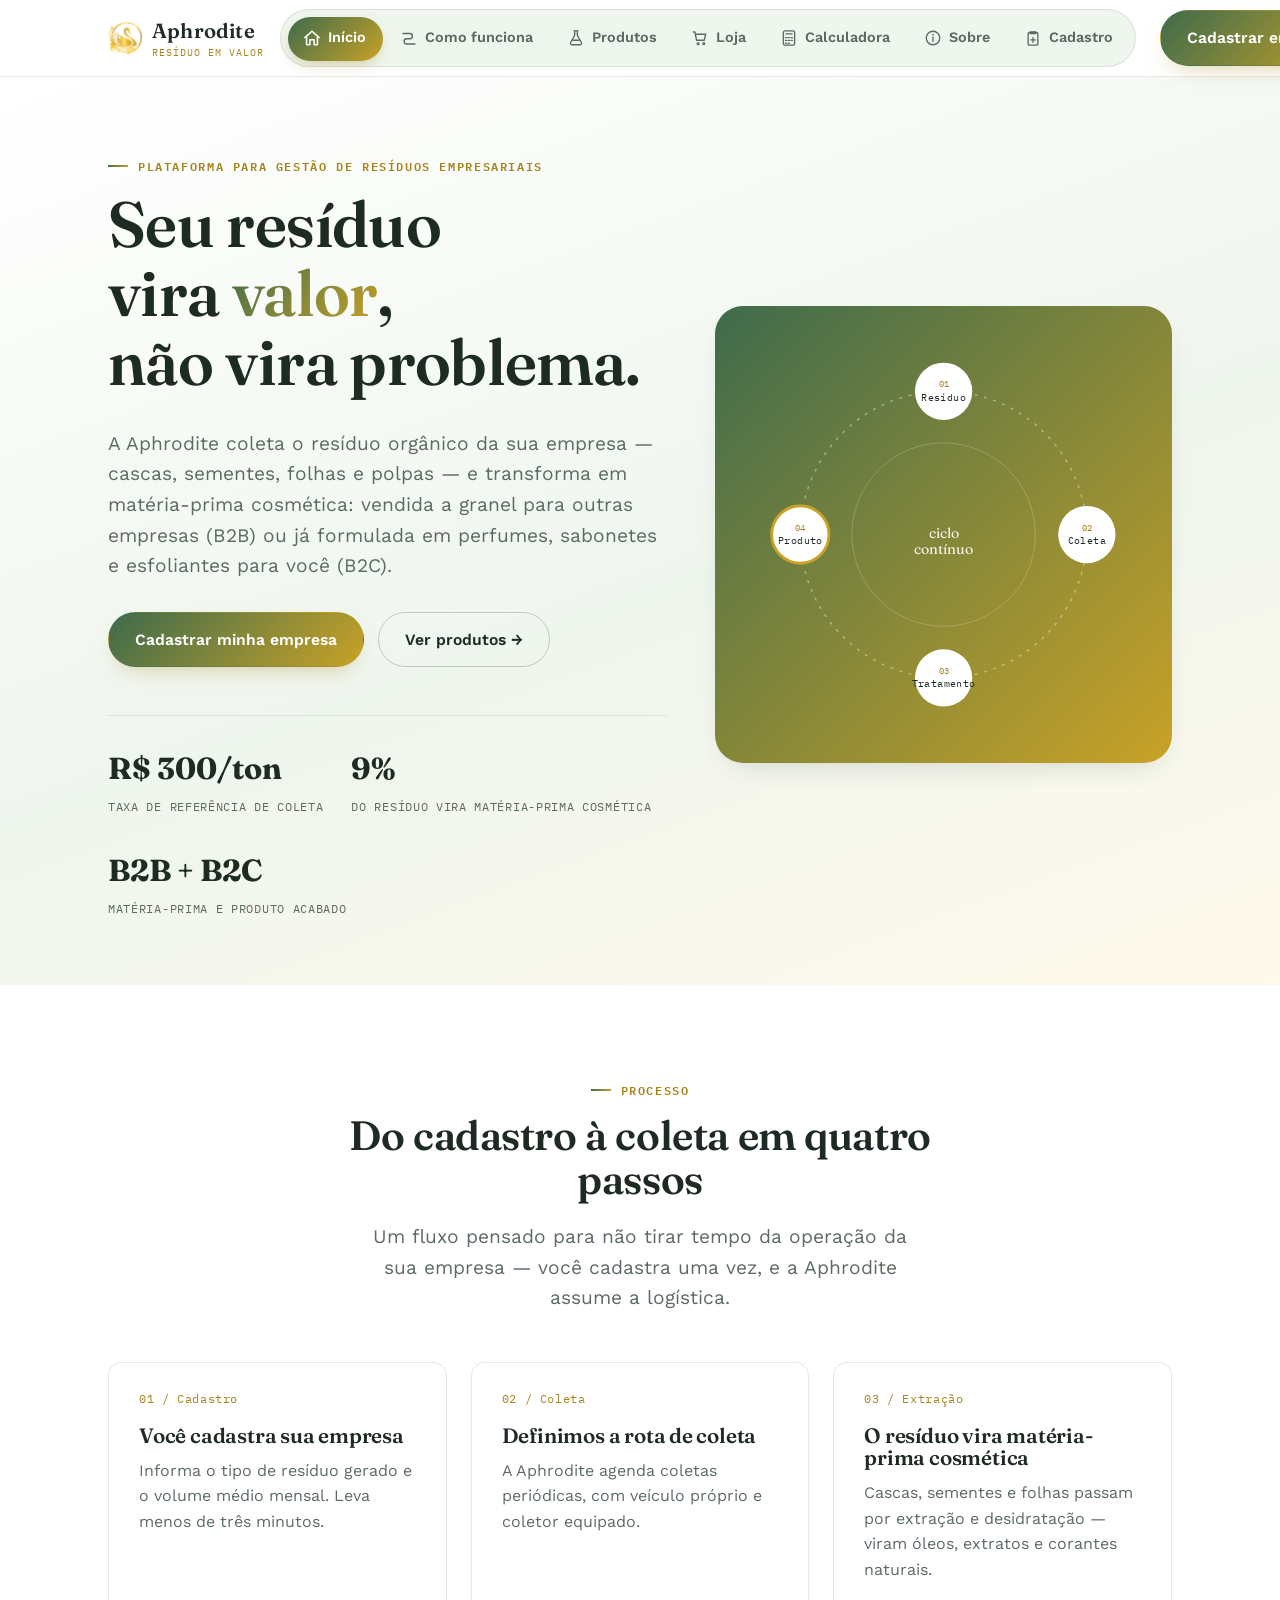
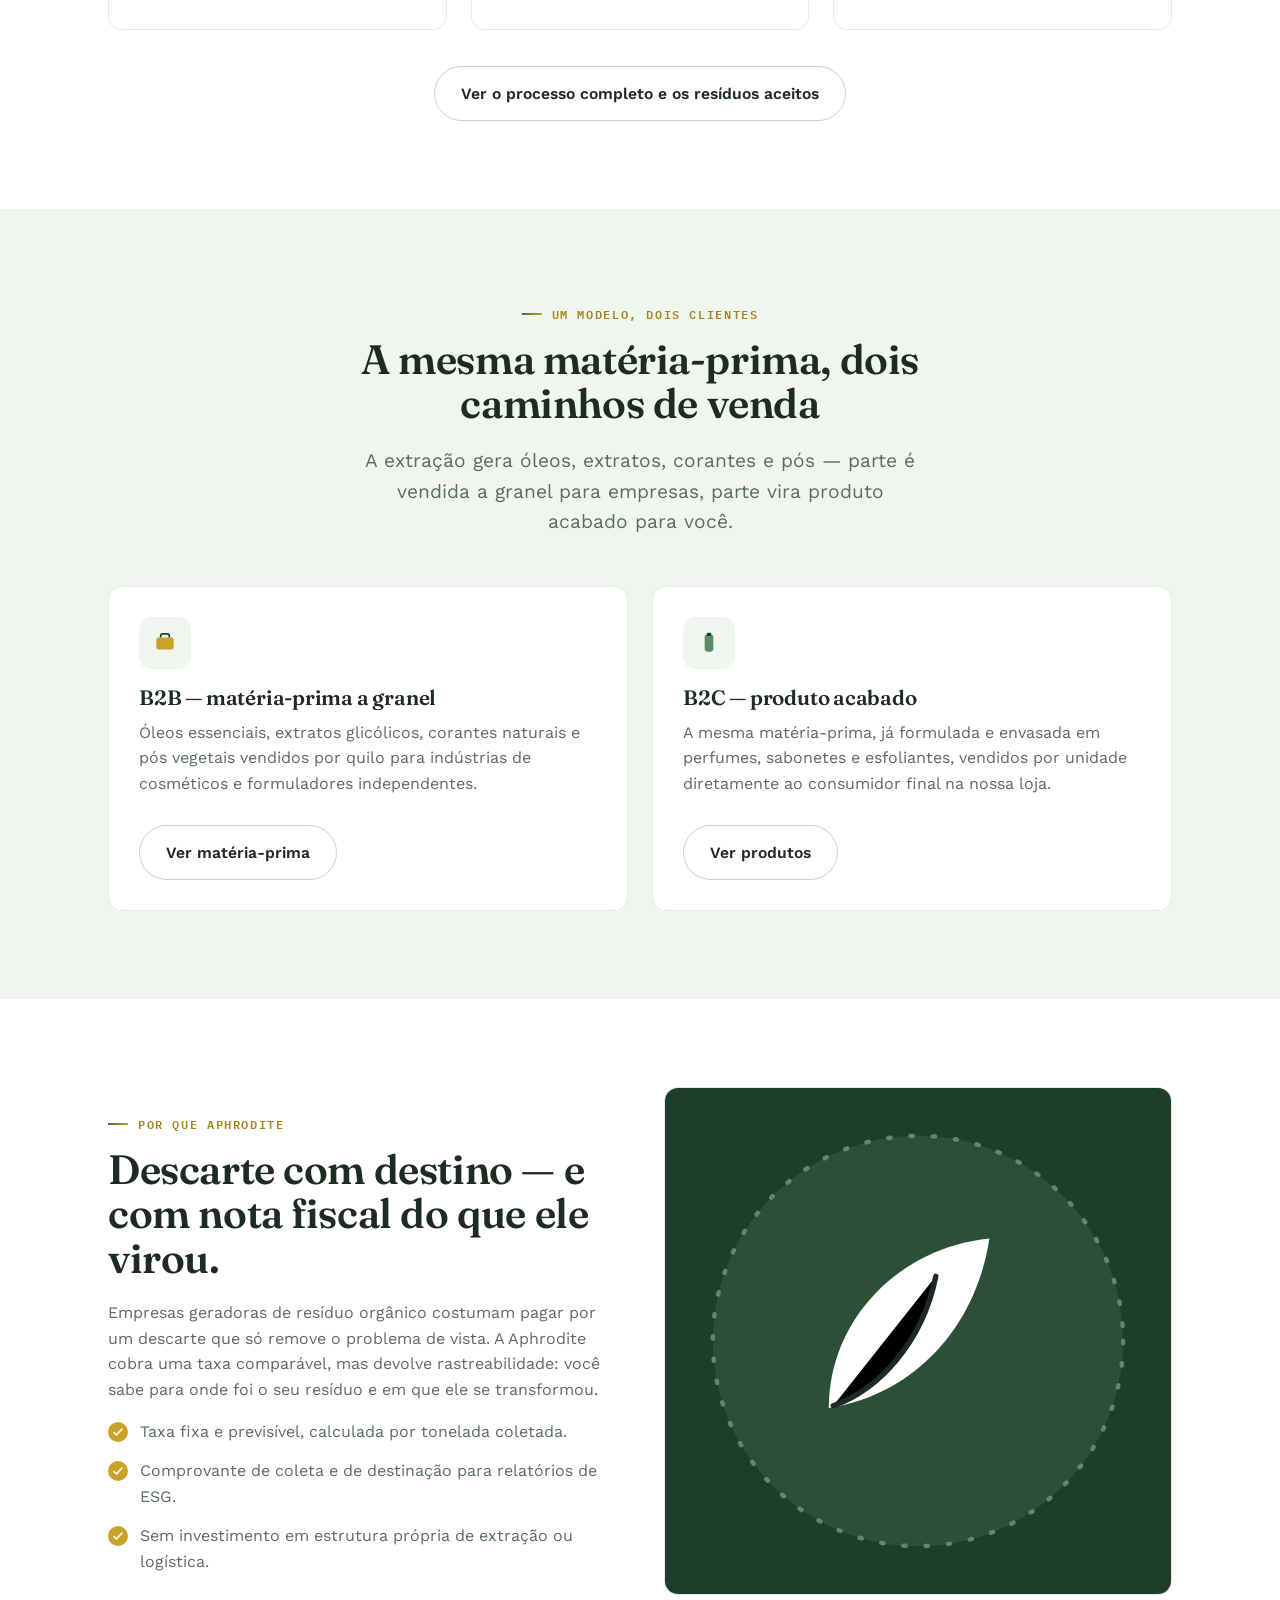
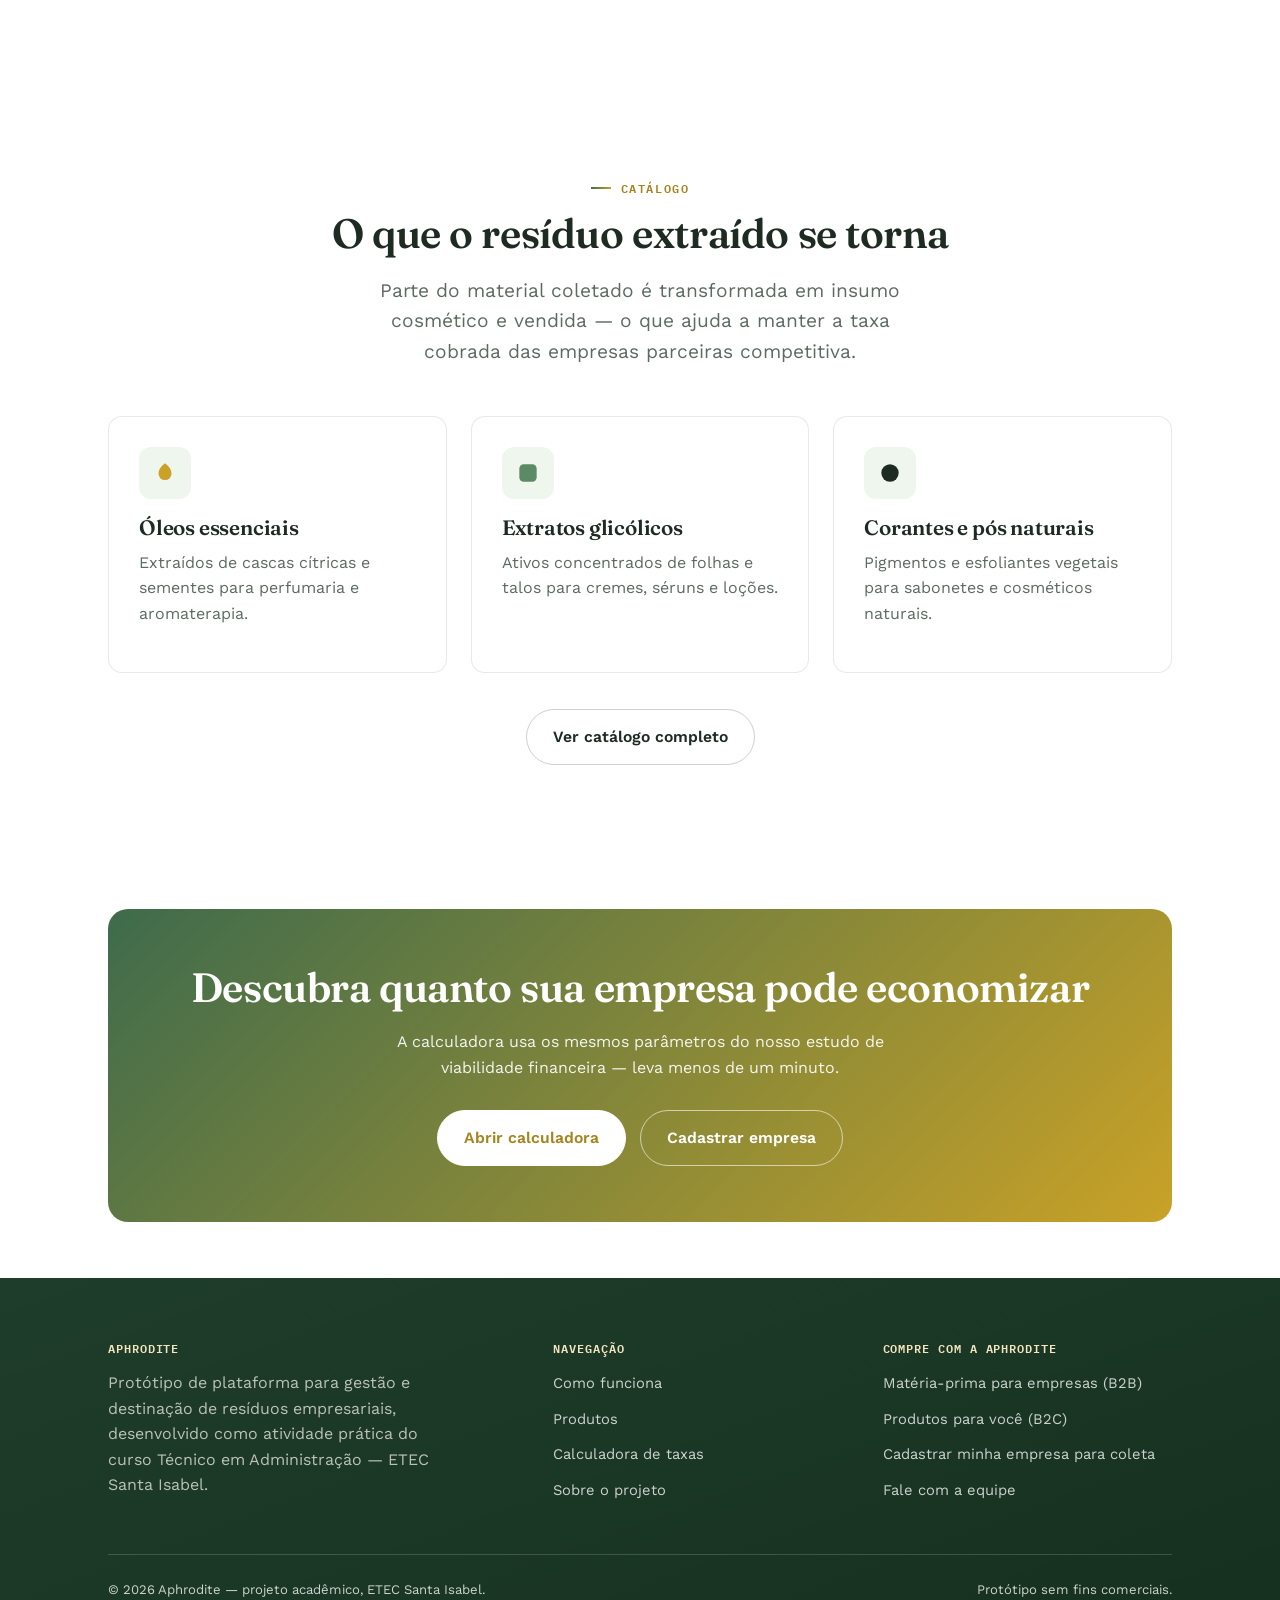
<file: index.html>
<!DOCTYPE html>
<html lang="pt-BR">
<head>
<meta charset="UTF-8">
<meta name="viewport" content="width=device-width, initial-scale=1.0">
<title>Aphrodite — do resíduo ao valor</title>
<meta name="description" content="Aphrodite conecta empresas geradoras de resíduos a coleta, tratamento e transformação em produtos de valor agregado.">
<link rel="icon" type="image/png" href="img/favicon.png">
<link rel="stylesheet" href="css/style.css">
</head>
<body>
<a class="skip-link" href="#conteudo">Pular para o conteúdo</a>

<header class="site-header">
  <div class="container">
    <a class="brand" href="index.html">
      <img class="brand-mark" src="img/logo_icon.png" alt="Aphrodite" width="34" height="34">
      <span>
        <span class="brand-word">Aphrodite</span>
        <span class="brand-tag">Resíduo em valor</span>
      </span>
    </a>
    <nav class="dock-nav" aria-label="Navegação principal">
      <span class="dock-indicator" aria-hidden="true"></span>
      <a href="index.html" class="dock-item active" title="Início">
        <span class="dock-icon"><svg viewBox="0 0 24 24" fill="none" stroke-linecap="round" stroke-linejoin="round"><path d="M3.5 11.5 12 4l8.5 7.5" stroke-width="1.8"/><path d="M5.5 10v9a1 1 0 0 0 1 1H9.5v-6h5v6h3a1 1 0 0 0 1-1v-9" stroke-width="1.8"/></svg></span>
        <span class="dock-text">Início</span>
      </a>
      <a href="como-funciona.html" class="dock-item" title="Como funciona">
        <span class="dock-icon"><svg viewBox="0 0 24 24" fill="none" stroke-linecap="round" stroke-linejoin="round"><path d="M4 6h9a3.5 3.5 0 0 1 0 7H9a3.5 3.5 0 0 0 0 7h11" stroke-width="1.8"/></svg></span>
        <span class="dock-text">Como funciona</span>
      </a>
      <a href="catalogo.html" class="dock-item" title="Produtos">
        <span class="dock-icon"><svg viewBox="0 0 24 24" fill="none" stroke-linecap="round" stroke-linejoin="round"><path d="M9.5 2.5h5" stroke-width="1.8"/><path d="M10.2 2.5v6.2L4.8 18a2 2 0 0 0 1.7 3h11a2 2 0 0 0 1.7-3l-5.4-9.3V2.5" stroke-width="1.8"/><path d="M7.5 15h9" stroke-width="1.8"/></svg></span>
        <span class="dock-text">Produtos</span>
      </a>
      <a href="loja.html" class="dock-item" title="Loja">
        <span class="dock-icon"><svg viewBox="0 0 24 24" fill="none" stroke-linecap="round" stroke-linejoin="round"><path d="M3 4h2.2l2.2 11h10.2l2-8H6.4" stroke-width="1.8"/><circle cx="9.5" cy="19.5" r="1.3" stroke-width="1.6"/><circle cx="17" cy="19.5" r="1.3" stroke-width="1.6"/></svg></span>
        <span class="dock-text">Loja</span>
      </a>
      <a href="calculadora.html" class="dock-item" title="Calculadora">
        <span class="dock-icon"><svg viewBox="0 0 24 24" fill="none" stroke-linecap="round" stroke-linejoin="round"><rect x="4.5" y="2.5" width="15" height="19" rx="2.2" stroke-width="1.8"/><path d="M8 6.5h8" stroke-width="1.8"/><path d="M7.5 11.5h1.6M11.2 11.5h1.6M14.9 11.5h1.6M7.5 15.2h1.6M11.2 15.2h1.6M14.9 15.2h1.6M7.5 18.9h1.6M11.2 18.9h1.6" stroke-width="1.8"/></svg></span>
        <span class="dock-text">Calculadora</span>
      </a>
      <a href="sobre.html" class="dock-item" title="Sobre">
        <span class="dock-icon"><svg viewBox="0 0 24 24" fill="none" stroke-linecap="round" stroke-linejoin="round"><circle cx="12" cy="12" r="9" stroke-width="1.8"/><path d="M12 11v5.5" stroke-width="1.8"/><circle cx="12" cy="7.6" r="1.15" fill="currentColor" stroke="none"/></svg></span>
        <span class="dock-text">Sobre</span>
      </a>
      <a href="cadastro.html" class="dock-item" title="Cadastro">
        <span class="dock-icon"><svg viewBox="0 0 24 24" fill="none" stroke-linecap="round" stroke-linejoin="round"><path d="M9 4h6a1 1 0 0 1 1 1v1H8V5a1 1 0 0 1 1-1z" stroke-width="1.8"/><rect x="5.5" y="4.5" width="13" height="17" rx="2" stroke-width="1.8"/><path d="M12 11.5v6M9 14.5h6" stroke-width="1.8"/></svg></span>
        <span class="dock-text">Cadastro</span>
      </a>
    </nav>
    <a href="cadastro.html" class="btn btn-primary nav-cta">Cadastrar empresa</a>
  </div>
</header>

<main id="conteudo">

  <!-- HERO -->
  <section class="hero">
    <div class="container">
      <div>
        <span class="eyebrow">Plataforma para gestão de resíduos empresariais</span>
        <h1>Seu resíduo<br>vira <em>valor</em>,<br>não vira problema.</h1>
        <p class="lede">A Aphrodite coleta o resíduo orgânico da sua empresa — cascas, sementes, folhas e
          polpas — e transforma em matéria-prima cosmética: vendida a granel para outras empresas (B2B) ou
          já formulada em perfumes, sabonetes e esfoliantes para você (B2C).</p>
        <div class="hero-actions">
          <a href="cadastro.html" class="btn btn-primary">Cadastrar minha empresa</a>
          <a href="catalogo.html" class="btn btn-ghost">Ver produtos →</a>
        </div>
        <div class="hero-stats">
          <div><strong>R$ 300/ton</strong><span>Taxa de referência de coleta</span></div>
          <div><strong>9%</strong><span>Do resíduo vira matéria-prima cosmética</span></div>
          <div><strong>B2B + B2C</strong><span>Matéria-prima e produto acabado</span></div>
        </div>
      </div>

      <div class="cycle-wrap">
        <div class="cycle" role="img" aria-label="Ciclo Aphrodite: resíduo gerado, coleta, tratamento e produto de valor, que realimenta o ciclo">
          <svg viewBox="0 0 420 420" xmlns="http://www.w3.org/2000/svg">
            <circle cx="210" cy="210" r="150" fill="none" stroke="rgba(255,255,255,0.4)" stroke-width="1.5" stroke-dasharray="2 8" stroke-linecap="round"/>
            <circle cx="210" cy="210" r="96" fill="none" stroke="rgba(255,255,255,0.22)" stroke-width="1"/>

            <!-- ponto orbitando -->
            <g class="cycle-orbit-dot">
              <circle cx="210" cy="60" r="5.5" fill="#FFFFFF"/>
              <circle cx="210" cy="60" r="10" fill="none" stroke="#FFFFFF" stroke-width="1" opacity="0.6"/>
            </g>

            <!-- nó 1 -->
            <circle cx="210" cy="60" r="30" fill="#FFFFFF"/>
            <text x="210" y="56" text-anchor="middle" class="cycle-node-num">01</text>
            <text x="210" y="70" text-anchor="middle" class="cycle-node-label">Resíduo</text>

            <!-- nó 2 -->
            <circle cx="360" cy="210" r="30" fill="#FFFFFF"/>
            <text x="360" y="206" text-anchor="middle" class="cycle-node-num">02</text>
            <text x="360" y="220" text-anchor="middle" class="cycle-node-label">Coleta</text>

            <!-- nó 3 -->
            <circle cx="210" cy="360" r="30" fill="#FFFFFF"/>
            <text x="210" y="356" text-anchor="middle" class="cycle-node-num">03</text>
            <text x="210" y="370" text-anchor="middle" class="cycle-node-label">Tratamento</text>

            <!-- nó 4 — etapa de valor, com anel dourado de destaque -->
            <circle cx="60" cy="210" r="30" fill="#FFFFFF" stroke="#C9A227" stroke-width="3"/>
            <text x="60" y="206" text-anchor="middle" class="cycle-node-num">04</text>
            <text x="60" y="220" text-anchor="middle" class="cycle-node-label">Produto</text>

            <text x="210" y="214" text-anchor="middle" font-family="Fraunces, serif" font-size="15" fill="#FFFFFF" opacity="0.9">ciclo</text>
            <text x="210" y="230" text-anchor="middle" font-family="Fraunces, serif" font-size="15" fill="#FFFFFF" opacity="0.9">contínuo</text>
          </svg>
        </div>
      </div>
    </div>
  </section>

  <!-- COMO FUNCIONA -->
  <section>
    <div class="container">
      <div class="section-head center">
        <span class="eyebrow">Processo</span>
        <h2>Do cadastro à coleta em quatro passos</h2>
        <p class="lede" style="margin:0 auto;">Um fluxo pensado para não tirar tempo da operação da sua
          empresa — você cadastra uma vez, e a Aphrodite assume a logística.</p>
      </div>
      <div class="grid grid-3">
        <div class="card card-step">
          <span class="num">01 / Cadastro</span>
          <h3>Você cadastra sua empresa</h3>
          <p>Informa o tipo de resíduo gerado e o volume médio mensal. Leva menos de três minutos.</p>
        </div>
        <div class="card card-step">
          <span class="num">02 / Coleta</span>
          <h3>Definimos a rota de coleta</h3>
          <p>A Aphrodite agenda coletas periódicas, com veículo próprio e coletor equipado.</p>
        </div>
        <div class="card card-step">
          <span class="num">03 / Extração</span>
          <h3>O resíduo vira matéria-prima cosmética</h3>
          <p>Cascas, sementes e folhas passam por extração e desidratação — viram óleos, extratos e corantes naturais.</p>
        </div>
      </div>
      <div style="text-align:center; margin-top:36px;">
        <a href="como-funciona.html" class="btn btn-outline">Ver o processo completo e os resíduos aceitos</a>
      </div>
    </div>
  </section>

  <!-- DUAS FRENTES B2B + B2C -->
  <section class="band-alt">
    <div class="container">
      <div class="section-head center">
        <span class="eyebrow">Um modelo, dois clientes</span>
        <h2>A mesma matéria-prima, dois caminhos de venda</h2>
        <p class="lede" style="margin:0 auto;">A extração gera óleos, extratos, corantes e pós — parte é
          vendida a granel para empresas, parte vira produto acabado para você.</p>
      </div>
      <div class="grid grid-2">
        <div class="card">
          <div class="icon-tile">
            <svg viewBox="0 0 24 24" fill="none"><rect x="4" y="7" width="16" height="11" rx="2" fill="#C9A227"/><path d="M8 7V5.5a2 2 0 0 1 2-2h4a2 2 0 0 1 2 2V7" stroke="#1F3D2B" stroke-width="1.6"/></svg>
          </div>
          <h3>B2B — matéria-prima a granel</h3>
          <p>Óleos essenciais, extratos glicólicos, corantes naturais e pós vegetais vendidos por quilo
            para indústrias de cosméticos e formuladores independentes.</p>
          <a href="catalogo.html#b2b" class="btn btn-outline" style="margin-top:12px;">Ver matéria-prima</a>
        </div>
        <div class="card">
          <div class="icon-tile">
            <svg viewBox="0 0 24 24" fill="none"><rect x="8" y="4" width="8" height="16" rx="3" fill="#5C8A67"/><rect x="10" y="2.5" width="4" height="3" rx="1" fill="#1F3D2B"/></svg>
          </div>
          <h3>B2C — produto acabado</h3>
          <p>A mesma matéria-prima, já formulada e envasada em perfumes, sabonetes e esfoliantes,
            vendidos por unidade diretamente ao consumidor final na nossa loja.</p>
          <a href="catalogo.html#b2c" class="btn btn-outline" style="margin-top:12px;">Ver produtos</a>
        </div>
      </div>
    </div>
  </section>

  <!-- POR QUE APHRODITE -->
  <section>
    <div class="container two-col">
      <div>
        <span class="eyebrow">Por que Aphrodite</span>
        <h2>Descarte com destino — e com nota fiscal do que ele virou.</h2>
        <p>Empresas geradoras de resíduo orgânico costumam pagar por um descarte que só remove o problema
          de vista. A Aphrodite cobra uma taxa comparável, mas devolve rastreabilidade: você sabe para onde
          foi o seu resíduo e em que ele se transformou.</p>
        <ul class="list-check">
          <li>
            <svg width="20" height="20" viewBox="0 0 20 20" fill="none"><circle cx="10" cy="10" r="10" fill="#C9A227"/><path d="M6 10.5l2.5 2.5L14 7" stroke="#FFFFFF" stroke-width="1.6" stroke-linecap="round" stroke-linejoin="round"/></svg>
            <span>Taxa fixa e previsível, calculada por tonelada coletada.</span>
          </li>
          <li>
            <svg width="20" height="20" viewBox="0 0 20 20" fill="none"><circle cx="10" cy="10" r="10" fill="#C9A227"/><path d="M6 10.5l2.5 2.5L14 7" stroke="#FFFFFF" stroke-width="1.6" stroke-linecap="round" stroke-linejoin="round"/></svg>
            <span>Comprovante de coleta e de destinação para relatórios de ESG.</span>
          </li>
          <li>
            <svg width="20" height="20" viewBox="0 0 20 20" fill="none"><circle cx="10" cy="10" r="10" fill="#C9A227"/><path d="M6 10.5l2.5 2.5L14 7" stroke="#FFFFFF" stroke-width="1.6" stroke-linecap="round" stroke-linejoin="round"/></svg>
            <span>Sem investimento em estrutura própria de extração ou logística.</span>
          </li>
        </ul>
      </div>
      <div class="card" style="padding:0; overflow:hidden;">
        <div class="product-visual" style="aspect-ratio:1/1; background:var(--loam);">
          <svg viewBox="0 0 200 200" width="70%" xmlns="http://www.w3.org/2000/svg">
            <circle cx="100" cy="100" r="92" fill="#2C4F38"/>
            <path d="M60 130c0-40 32-72 72-76-6 40-34 70-72 76z" fill="#FFFFFF"/>
            <path d="M62 129c20-7 40-28 46-58" stroke="#1E2B22" stroke-width="2.4" stroke-linecap="round"/>
            <circle cx="100" cy="100" r="92" fill="none" stroke="#5C8A67" stroke-width="2" stroke-dasharray="1 9" stroke-linecap="round"/>
          </svg>
        </div>
      </div>
    </div>
  </section>

  <!-- PRODUTOS -->
  <section>
    <div class="container">
      <div class="section-head center">
        <span class="eyebrow">Catálogo</span>
        <h2>O que o resíduo extraído se torna</h2>
        <p class="lede" style="margin:0 auto;">Parte do material coletado é transformada em insumo
          cosmético e vendida — o que ajuda a manter a taxa cobrada das empresas parceiras competitiva.</p>
      </div>
      <div class="grid grid-3">
        <div class="card">
          <div class="icon-tile">
            <svg viewBox="0 0 24 24" fill="none"><path d="M12 3c4 3 6 6 6 9.5A6 6 0 0 1 6 12.5C6 9 8 6 12 3z" fill="#C9A227"/></svg>
          </div>
          <h3>Óleos essenciais</h3>
          <p>Extraídos de cascas cítricas e sementes para perfumaria e aromaterapia.</p>
        </div>
        <div class="card">
          <div class="icon-tile">
            <svg viewBox="0 0 24 24" fill="none"><rect x="4" y="4" width="16" height="16" rx="4" fill="#5C8A67"/></svg>
          </div>
          <h3>Extratos glicólicos</h3>
          <p>Ativos concentrados de folhas e talos para cremes, séruns e loções.</p>
        </div>
        <div class="card">
          <div class="icon-tile">
            <svg viewBox="0 0 24 24" fill="none"><circle cx="12" cy="12" r="8" fill="#1E2B22"/></svg>
          </div>
          <h3>Corantes e pós naturais</h3>
          <p>Pigmentos e esfoliantes vegetais para sabonetes e cosméticos naturais.</p>
        </div>
      </div>
      <div style="text-align:center; margin-top:36px;">
        <a href="catalogo.html" class="btn btn-outline">Ver catálogo completo</a>
      </div>
    </div>
  </section>

  <!-- CTA -->
  <section class="tight">
    <div class="container">
      <div class="cta-band">
        <h2>Descubra quanto sua empresa pode economizar</h2>
        <p>A calculadora usa os mesmos parâmetros do nosso estudo de viabilidade financeira — leva menos de um minuto.</p>
        <div class="hero-actions" style="justify-content:center;">
          <a href="calculadora.html" class="btn btn-outline">Abrir calculadora</a>
          <a href="cadastro.html" class="btn btn-ghost">Cadastrar empresa</a>
        </div>
      </div>
    </div>
  </section>

</main>

<footer class="site-footer">
  <div class="container">
    <div class="footer-grid">
      <div>
        <h4>Aphrodite</h4>
        <p style="max-width:34ch; color:rgba(248,247,239,0.72);">Protótipo de plataforma para gestão e
          destinação de resíduos empresariais, desenvolvido como atividade prática do curso Técnico em
          Administração — ETEC Santa Isabel.</p>
      </div>
      <div>
        <h4>Navegação</h4>
        <ul>
          <li><a href="como-funciona.html">Como funciona</a></li>
          <li><a href="catalogo.html">Produtos</a></li>
          <li><a href="calculadora.html">Calculadora de taxas</a></li>
          <li><a href="sobre.html">Sobre o projeto</a></li>
        </ul>
      </div>
      <div>
        <h4>Compre com a Aphrodite</h4>
        <ul>
          <li><a href="catalogo.html#b2b">Matéria-prima para empresas (B2B)</a></li>
          <li><a href="catalogo.html#b2c">Produtos para você (B2C)</a></li>
          <li><a href="cadastro.html">Cadastrar minha empresa para coleta</a></li>
          <li><a href="sobre.html#equipe">Fale com a equipe</a></li>
        </ul>
      </div>
    </div>
    <div class="footer-bottom">
      <span>© 2026 Aphrodite — projeto acadêmico, ETEC Santa Isabel.</span>
      <span>Protótipo sem fins comerciais.</span>
    </div>
  </div>
</footer>

<script src="js/main.js"></script>
</body>
</html>
</file>
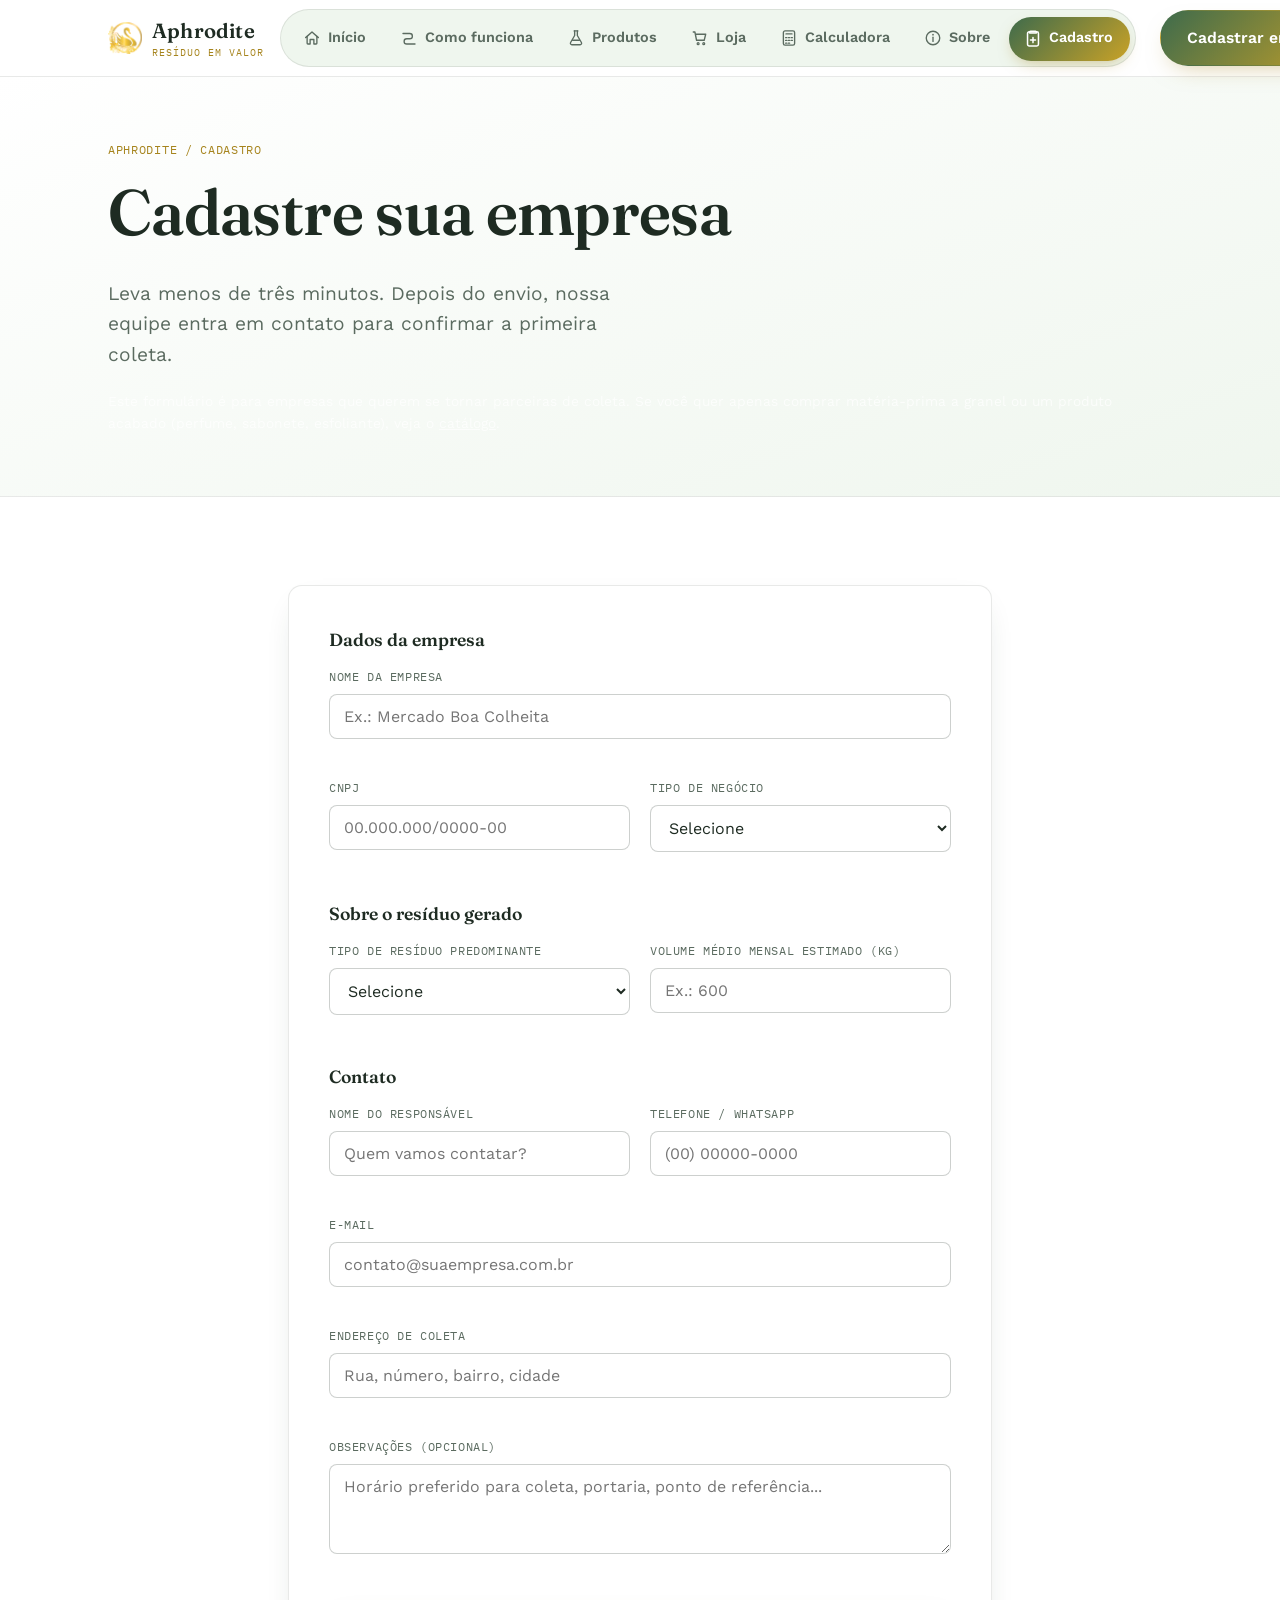
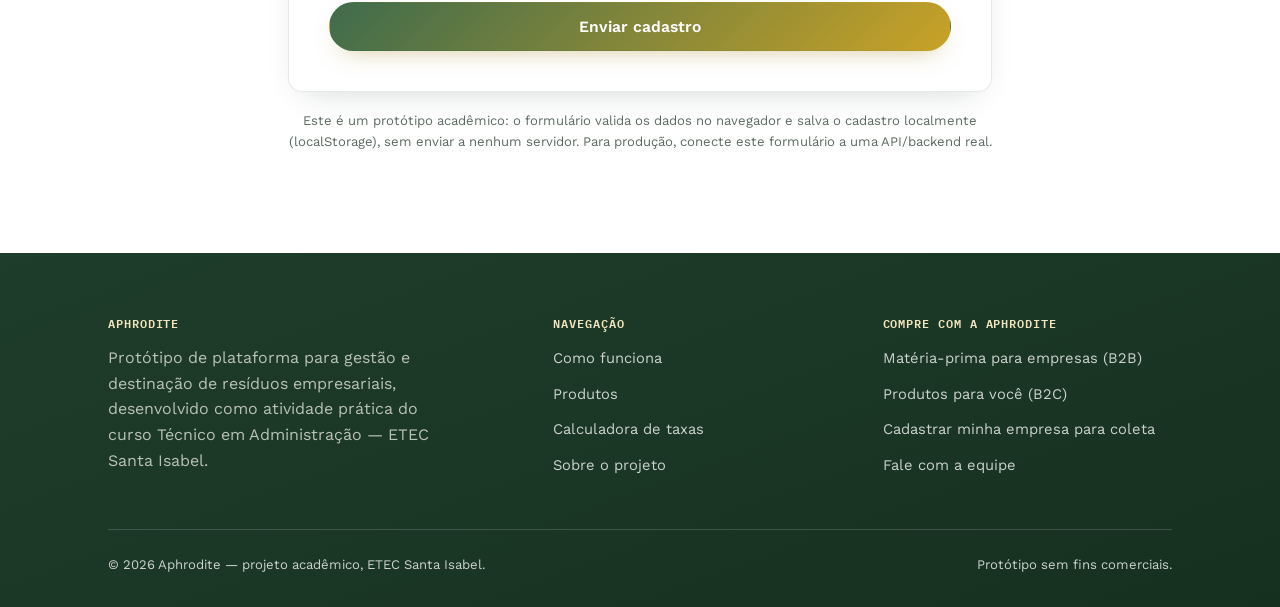
<file: cadastro.html>
<!DOCTYPE html>
<html lang="pt-BR">
<head>
<meta charset="UTF-8">
<meta name="viewport" content="width=device-width, initial-scale=1.0">
<title>Cadastrar empresa — Aphrodite</title>
<meta name="description" content="Cadastre sua empresa na Aphrodite e receba uma proposta de coleta e tratamento de resíduos.">
<link rel="icon" type="image/png" href="img/favicon.png">
<link rel="stylesheet" href="css/style.css">
</head>
<body>
<a class="skip-link" href="#conteudo">Pular para o conteúdo</a>

<header class="site-header">
  <div class="container">
    <a class="brand" href="index.html">
      <img class="brand-mark" src="img/logo_icon.png" alt="Aphrodite" width="34" height="34">
      <span>
        <span class="brand-word">Aphrodite</span>
        <span class="brand-tag">Resíduo em valor</span>
      </span>
    </a>
    <nav class="dock-nav" aria-label="Navegação principal">
      <span class="dock-indicator" aria-hidden="true"></span>
      <a href="index.html" class="dock-item" title="Início">
        <span class="dock-icon"><svg viewBox="0 0 24 24" fill="none" stroke-linecap="round" stroke-linejoin="round"><path d="M3.5 11.5 12 4l8.5 7.5" stroke-width="1.8"/><path d="M5.5 10v9a1 1 0 0 0 1 1H9.5v-6h5v6h3a1 1 0 0 0 1-1v-9" stroke-width="1.8"/></svg></span>
        <span class="dock-text">Início</span>
      </a>
      <a href="como-funciona.html" class="dock-item" title="Como funciona">
        <span class="dock-icon"><svg viewBox="0 0 24 24" fill="none" stroke-linecap="round" stroke-linejoin="round"><path d="M4 6h9a3.5 3.5 0 0 1 0 7H9a3.5 3.5 0 0 0 0 7h11" stroke-width="1.8"/></svg></span>
        <span class="dock-text">Como funciona</span>
      </a>
      <a href="catalogo.html" class="dock-item" title="Produtos">
        <span class="dock-icon"><svg viewBox="0 0 24 24" fill="none" stroke-linecap="round" stroke-linejoin="round"><path d="M9.5 2.5h5" stroke-width="1.8"/><path d="M10.2 2.5v6.2L4.8 18a2 2 0 0 0 1.7 3h11a2 2 0 0 0 1.7-3l-5.4-9.3V2.5" stroke-width="1.8"/><path d="M7.5 15h9" stroke-width="1.8"/></svg></span>
        <span class="dock-text">Produtos</span>
      </a>
      <a href="loja.html" class="dock-item" title="Loja">
        <span class="dock-icon"><svg viewBox="0 0 24 24" fill="none" stroke-linecap="round" stroke-linejoin="round"><path d="M3 4h2.2l2.2 11h10.2l2-8H6.4" stroke-width="1.8"/><circle cx="9.5" cy="19.5" r="1.3" stroke-width="1.6"/><circle cx="17" cy="19.5" r="1.3" stroke-width="1.6"/></svg></span>
        <span class="dock-text">Loja</span>
      </a>
      <a href="calculadora.html" class="dock-item" title="Calculadora">
        <span class="dock-icon"><svg viewBox="0 0 24 24" fill="none" stroke-linecap="round" stroke-linejoin="round"><rect x="4.5" y="2.5" width="15" height="19" rx="2.2" stroke-width="1.8"/><path d="M8 6.5h8" stroke-width="1.8"/><path d="M7.5 11.5h1.6M11.2 11.5h1.6M14.9 11.5h1.6M7.5 15.2h1.6M11.2 15.2h1.6M14.9 15.2h1.6M7.5 18.9h1.6M11.2 18.9h1.6" stroke-width="1.8"/></svg></span>
        <span class="dock-text">Calculadora</span>
      </a>
      <a href="sobre.html" class="dock-item" title="Sobre">
        <span class="dock-icon"><svg viewBox="0 0 24 24" fill="none" stroke-linecap="round" stroke-linejoin="round"><circle cx="12" cy="12" r="9" stroke-width="1.8"/><path d="M12 11v5.5" stroke-width="1.8"/><circle cx="12" cy="7.6" r="1.15" fill="currentColor" stroke="none"/></svg></span>
        <span class="dock-text">Sobre</span>
      </a>
      <a href="cadastro.html" class="dock-item active" title="Cadastro">
        <span class="dock-icon"><svg viewBox="0 0 24 24" fill="none" stroke-linecap="round" stroke-linejoin="round"><path d="M9 4h6a1 1 0 0 1 1 1v1H8V5a1 1 0 0 1 1-1z" stroke-width="1.8"/><rect x="5.5" y="4.5" width="13" height="17" rx="2" stroke-width="1.8"/><path d="M12 11.5v6M9 14.5h6" stroke-width="1.8"/></svg></span>
        <span class="dock-text">Cadastro</span>
      </a>
    </nav>
    <a href="cadastro.html" class="btn btn-primary nav-cta">Cadastrar empresa</a>
  </div>
</header>

<main id="conteudo">

  <section class="page-hero">
    <div class="container">
      <div class="breadcrumb">Aphrodite / Cadastro</div>
      <h1>Cadastre sua empresa</h1>
      <p class="lede">Leva menos de três minutos. Depois do envio, nossa equipe entra em contato para
        confirmar a primeira coleta.</p>
      <p style="font-size:0.86rem; color:rgba(255,255,255,0.72); margin-top:10px;">Este formulário é para
        empresas que querem se tornar parceiras de coleta. Se você quer apenas comprar matéria-prima a
        granel ou um produto acabado (perfume, sabonete, esfoliante), veja o
        <a href="catalogo.html" style="color:inherit; text-decoration:underline;">catálogo</a>.</p>
    </div>
  </section>

  <section>
    <div class="container" style="max-width:760px;">
      <form id="form-cadastro" class="form-card" novalidate>

        <fieldset>
          <legend>Dados da empresa</legend>
          <div class="form-grid">
            <div class="field full">
              <label for="nome-empresa">Nome da empresa</label>
              <input type="text" id="nome-empresa" name="nome-empresa" required placeholder="Ex.: Mercado Boa Colheita">
            </div>
            <div class="field">
              <label for="cnpj">CNPJ</label>
              <input type="text" id="cnpj" name="cnpj" required placeholder="00.000.000/0000-00" inputmode="numeric">
            </div>
            <div class="field">
              <label for="tipo-negocio">Tipo de negócio</label>
              <select id="tipo-negocio" name="tipo-negocio" required>
                <option value="" disabled selected>Selecione</option>
                <option value="mercado">Mercado / supermercado</option>
                <option value="restaurante">Restaurante / food service</option>
                <option value="industria-alimenticia">Indústria alimentícia</option>
                <option value="varejo">Varejo em geral</option>
                <option value="condominio">Condomínio / instituição</option>
                <option value="outro">Outro</option>
              </select>
            </div>
          </div>
        </fieldset>

        <fieldset>
          <legend>Sobre o resíduo gerado</legend>
          <div class="form-grid">
            <div class="field">
              <label for="tipo-residuo">Tipo de resíduo predominante</label>
              <select id="tipo-residuo" name="tipo-residuo" required>
                <option value="" disabled selected>Selecione</option>
                <option value="organico-alimentar">Orgânico alimentar</option>
                <option value="poda-jardinagem">Poda e jardinagem</option>
                <option value="embalagens">Embalagens biodegradáveis</option>
                <option value="agroindustrial">Agroindustrial</option>
                <option value="misto">Misto</option>
              </select>
            </div>
            <div class="field">
              <label for="volume-medio">Volume médio mensal estimado (kg)</label>
              <input type="number" id="volume-medio" name="volume-medio" min="0" required placeholder="Ex.: 600">
            </div>
          </div>
        </fieldset>

        <fieldset>
          <legend>Contato</legend>
          <div class="form-grid">
            <div class="field">
              <label for="responsavel">Nome do responsável</label>
              <input type="text" id="responsavel" name="responsavel" required placeholder="Quem vamos contatar?">
            </div>
            <div class="field">
              <label for="telefone">Telefone / WhatsApp</label>
              <input type="tel" id="telefone" name="telefone" required placeholder="(00) 00000-0000">
            </div>
            <div class="field full">
              <label for="email">E-mail</label>
              <input type="email" id="email" name="email" required placeholder="contato@suaempresa.com.br">
            </div>
            <div class="field full">
              <label for="endereco">Endereço de coleta</label>
              <input type="text" id="endereco" name="endereco" required placeholder="Rua, número, bairro, cidade">
            </div>
            <div class="field full">
              <label for="observacoes">Observações (opcional)</label>
              <textarea id="observacoes" name="observacoes" placeholder="Horário preferido para coleta, portaria, ponto de referência..."></textarea>
            </div>
          </div>
        </fieldset>

        <button type="submit" class="btn btn-primary btn-block">Enviar cadastro</button>
        <div id="cadastro-msg" class="form-msg" role="status"></div>
      </form>

      <p style="font-size:0.82rem; color:var(--ink-soft); text-align:center; margin-top:18px;">
        Este é um protótipo acadêmico: o formulário valida os dados no navegador e salva o cadastro
        localmente (localStorage), sem enviar a nenhum servidor. Para produção, conecte este formulário a
        uma API/backend real.
      </p>
    </div>
  </section>

</main>

<footer class="site-footer">
  <div class="container">
    <div class="footer-grid">
      <div>
        <h4>Aphrodite</h4>
        <p style="max-width:34ch; color:rgba(248,247,239,0.72);">Protótipo de plataforma para gestão e
          destinação de resíduos empresariais, desenvolvido como atividade prática do curso Técnico em
          Administração — ETEC Santa Isabel.</p>
      </div>
      <div>
        <h4>Navegação</h4>
        <ul>
          <li><a href="como-funciona.html">Como funciona</a></li>
          <li><a href="catalogo.html">Produtos</a></li>
          <li><a href="calculadora.html">Calculadora de taxas</a></li>
          <li><a href="sobre.html">Sobre o projeto</a></li>
        </ul>
      </div>
      <div>
        <h4>Compre com a Aphrodite</h4>
        <ul>
          <li><a href="catalogo.html#b2b">Matéria-prima para empresas (B2B)</a></li>
          <li><a href="catalogo.html#b2c">Produtos para você (B2C)</a></li>
          <li><a href="cadastro.html">Cadastrar minha empresa para coleta</a></li>
          <li><a href="sobre.html#equipe">Fale com a equipe</a></li>
        </ul>
      </div>
    </div>
    <div class="footer-bottom">
      <span>© 2026 Aphrodite — projeto acadêmico, ETEC Santa Isabel.</span>
      <span>Protótipo sem fins comerciais.</span>
    </div>
  </div>
</footer>

<script src="js/main.js"></script>
</body>
</html>
</file>
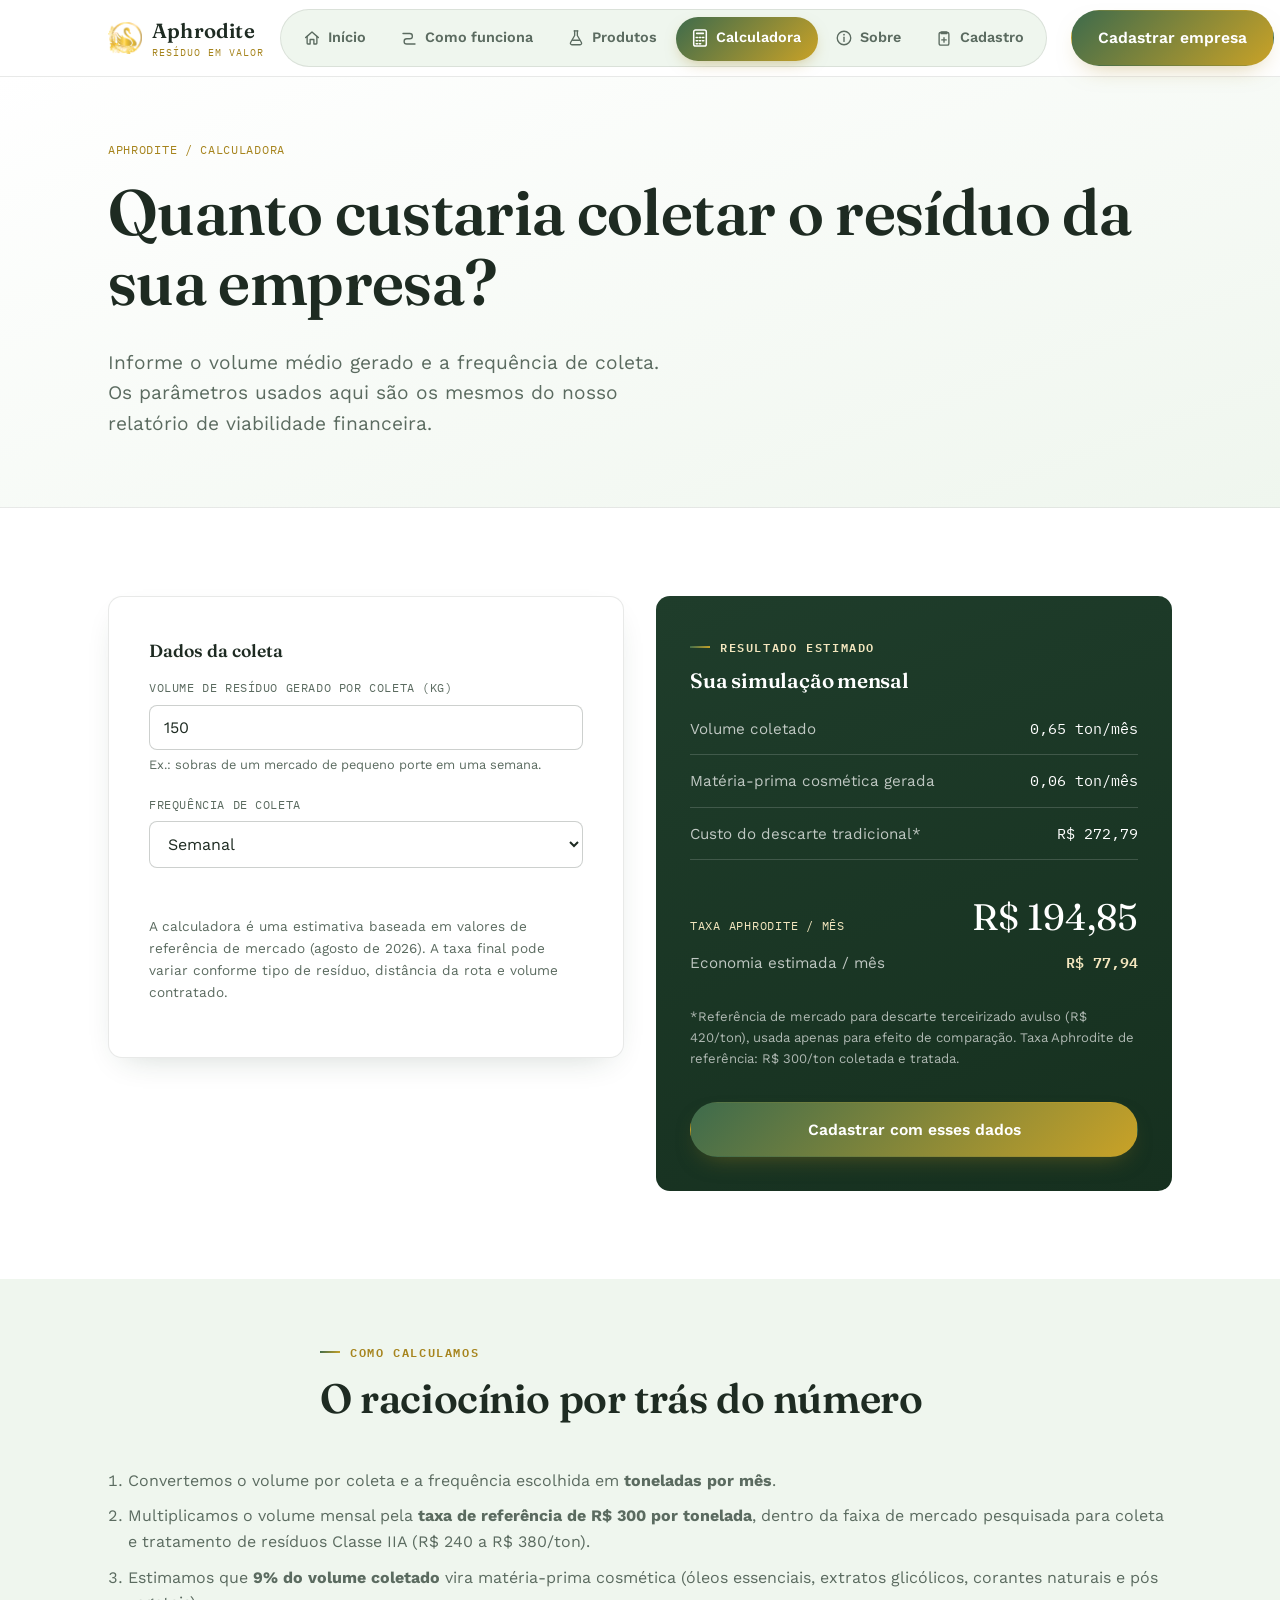
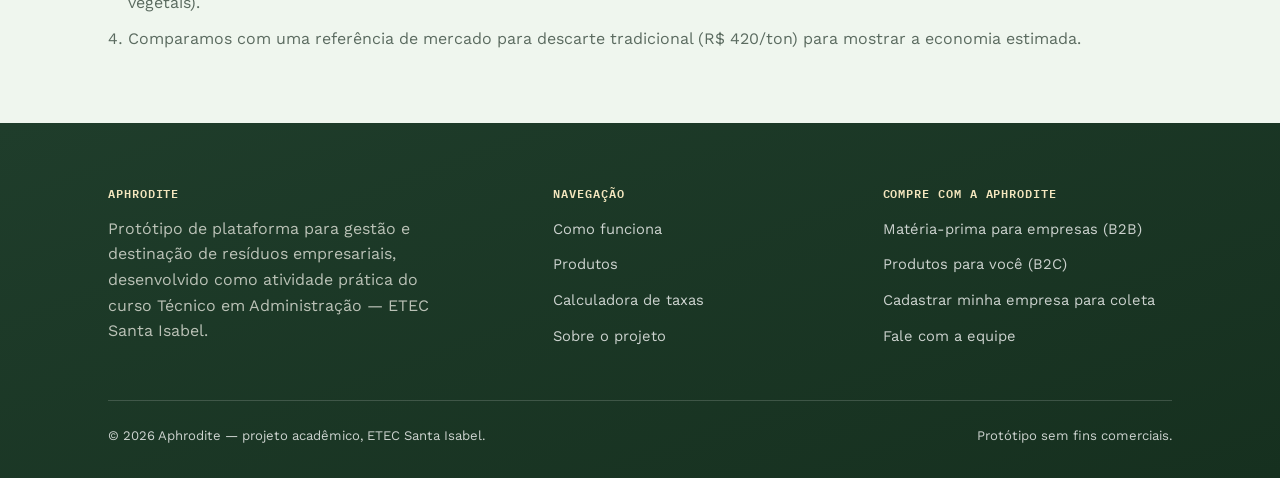
<file: calculadora.html>
<!DOCTYPE html>
<html lang="pt-BR">
<head>
<meta charset="UTF-8">
<meta name="viewport" content="width=device-width, initial-scale=1.0">
<title>Calculadora de taxas — Aphrodite</title>
<meta name="description" content="Simule quanto custaria a coleta e o tratamento do resíduo da sua empresa com a Aphrodite.">
<link rel="icon" type="image/png" href="img/favicon.png">
<link rel="stylesheet" href="css/style.css">
</head>
<body>
<a class="skip-link" href="#conteudo">Pular para o conteúdo</a>

<header class="site-header">
  <div class="container">
    <a class="brand" href="index.html">
      <img class="brand-mark" src="img/logo_icon.png" alt="Aphrodite" width="34" height="34">
      <span>
        <span class="brand-word">Aphrodite</span>
        <span class="brand-tag">Resíduo em valor</span>
      </span>
    </a>
    <nav class="dock-nav" aria-label="Navegação principal">
      <span class="dock-indicator" aria-hidden="true"></span>
      <a href="index.html" class="dock-item" title="Início">
        <span class="dock-icon"><svg viewBox="0 0 24 24" fill="none" stroke-linecap="round" stroke-linejoin="round"><path d="M3.5 11.5 12 4l8.5 7.5" stroke-width="1.8"/><path d="M5.5 10v9a1 1 0 0 0 1 1H9.5v-6h5v6h3a1 1 0 0 0 1-1v-9" stroke-width="1.8"/></svg></span>
        <span class="dock-text">Início</span>
      </a>
      <a href="como-funciona.html" class="dock-item" title="Como funciona">
        <span class="dock-icon"><svg viewBox="0 0 24 24" fill="none" stroke-linecap="round" stroke-linejoin="round"><path d="M4 6h9a3.5 3.5 0 0 1 0 7H9a3.5 3.5 0 0 0 0 7h11" stroke-width="1.8"/></svg></span>
        <span class="dock-text">Como funciona</span>
      </a>
      <a href="catalogo.html" class="dock-item" title="Produtos">
        <span class="dock-icon"><svg viewBox="0 0 24 24" fill="none" stroke-linecap="round" stroke-linejoin="round"><path d="M9.5 2.5h5" stroke-width="1.8"/><path d="M10.2 2.5v6.2L4.8 18a2 2 0 0 0 1.7 3h11a2 2 0 0 0 1.7-3l-5.4-9.3V2.5" stroke-width="1.8"/><path d="M7.5 15h9" stroke-width="1.8"/></svg></span>
        <span class="dock-text">Produtos</span>
      </a>
      <a href="calculadora.html" class="dock-item active" title="Calculadora">
        <span class="dock-icon"><svg viewBox="0 0 24 24" fill="none" stroke-linecap="round" stroke-linejoin="round"><rect x="4.5" y="2.5" width="15" height="19" rx="2.2" stroke-width="1.8"/><path d="M8 6.5h8" stroke-width="1.8"/><path d="M7.5 11.5h1.6M11.2 11.5h1.6M14.9 11.5h1.6M7.5 15.2h1.6M11.2 15.2h1.6M14.9 15.2h1.6M7.5 18.9h1.6M11.2 18.9h1.6" stroke-width="1.8"/></svg></span>
        <span class="dock-text">Calculadora</span>
      </a>
      <a href="sobre.html" class="dock-item" title="Sobre">
        <span class="dock-icon"><svg viewBox="0 0 24 24" fill="none" stroke-linecap="round" stroke-linejoin="round"><circle cx="12" cy="12" r="9" stroke-width="1.8"/><path d="M12 11v5.5" stroke-width="1.8"/><circle cx="12" cy="7.6" r="1.15" fill="currentColor" stroke="none"/></svg></span>
        <span class="dock-text">Sobre</span>
      </a>
      <a href="cadastro.html" class="dock-item" title="Cadastro">
        <span class="dock-icon"><svg viewBox="0 0 24 24" fill="none" stroke-linecap="round" stroke-linejoin="round"><path d="M9 4h6a1 1 0 0 1 1 1v1H8V5a1 1 0 0 1 1-1z" stroke-width="1.8"/><rect x="5.5" y="4.5" width="13" height="17" rx="2" stroke-width="1.8"/><path d="M12 11.5v6M9 14.5h6" stroke-width="1.8"/></svg></span>
        <span class="dock-text">Cadastro</span>
      </a>
    </nav>
    <a href="cadastro.html" class="btn btn-primary nav-cta">Cadastrar empresa</a>
  </div>
</header>

<main id="conteudo">

  <section class="page-hero">
    <div class="container">
      <div class="breadcrumb">Aphrodite / Calculadora</div>
      <h1>Quanto custaria coletar o resíduo da sua empresa?</h1>
      <p class="lede">Informe o volume médio gerado e a frequência de coleta. Os parâmetros usados aqui são
        os mesmos do nosso relatório de viabilidade financeira.</p>
    </div>
  </section>

  <section>
    <div class="container">
      <div class="calc-layout">

        <form id="form-calculadora" class="form-card" onsubmit="return false;">
          <fieldset>
            <legend>Dados da coleta</legend>

            <div class="field">
              <label for="calc-volume">Volume de resíduo gerado por coleta (kg)</label>
              <input type="number" id="calc-volume" name="calc-volume" min="0" step="1" value="150" inputmode="numeric">
              <span class="hint">Ex.: sobras de um mercado de pequeno porte em uma semana.</span>
            </div>

            <div class="field">
              <label for="calc-frequencia">Frequência de coleta</label>
              <select id="calc-frequencia" name="calc-frequencia">
                <option value="semanal" selected>Semanal</option>
                <option value="quinzenal">Quinzenal</option>
                <option value="mensal">Mensal (coleta única)</option>
              </select>
            </div>
          </fieldset>

          <p style="font-size:0.85rem; color:var(--ink-soft);">A calculadora é uma estimativa baseada em
            valores de referência de mercado (agosto de 2026). A taxa final pode variar conforme tipo de
            resíduo, distância da rota e volume contratado.</p>
        </form>

        <aside class="result-card">
          <span class="eyebrow" style="color:var(--marigold-light);">Resultado estimado</span>
          <h3>Sua simulação mensal</h3>

          <div class="result-line"><span>Volume coletado</span><span id="res-volume">—</span></div>
          <div class="result-line"><span>Matéria-prima cosmética gerada</span><span id="res-produto">—</span></div>
          <div class="result-line"><span>Custo do descarte tradicional*</span><span id="res-tradicional">—</span></div>

          <div class="result-total">
            <span class="label">Taxa Aphrodite / mês</span>
            <span class="value" id="res-taxa">—</span>
          </div>
          <div class="result-line" style="border-bottom:none; padding-top:4px;">
            <span>Economia estimada / mês</span>
            <span id="res-economia" style="font-weight:600;">—</span>
          </div>

          <p class="result-note">*Referência de mercado para descarte terceirizado avulso (R$ 420/ton),
            usada apenas para efeito de comparação. Taxa Aphrodite de referência: R$ 300/ton coletada e
            tratada.</p>

          <a href="cadastro.html" class="btn btn-primary btn-block" style="margin-top:20px;">Cadastrar com esses dados</a>
        </aside>

      </div>
    </div>
  </section>

  <section class="band-alt tight">
    <div class="container">
      <div class="section-head">
        <span class="eyebrow">Como calculamos</span>
        <h2>O raciocínio por trás do número</h2>
      </div>
      <ol style="padding-left:20px; color:var(--ink-soft); display:flex; flex-direction:column; gap:10px;">
        <li>Convertemos o volume por coleta e a frequência escolhida em <strong>toneladas por mês</strong>.</li>
        <li>Multiplicamos o volume mensal pela <strong>taxa de referência de R$ 300 por tonelada</strong>, dentro
          da faixa de mercado pesquisada para coleta e tratamento de resíduos Classe IIA (R$ 240 a R$ 380/ton).</li>
        <li>Estimamos que <strong>9% do volume coletado</strong> vira matéria-prima cosmética (óleos
          essenciais, extratos glicólicos, corantes naturais e pós vegetais).</li>
        <li>Comparamos com uma referência de mercado para descarte tradicional (R$ 420/ton) para mostrar a
          economia estimada.</li>
      </ol>
    </div>
  </section>

</main>

<footer class="site-footer">
  <div class="container">
    <div class="footer-grid">
      <div>
        <h4>Aphrodite</h4>
        <p style="max-width:34ch; color:rgba(248,247,239,0.72);">Protótipo de plataforma para gestão e
          destinação de resíduos empresariais, desenvolvido como atividade prática do curso Técnico em
          Administração — ETEC Santa Isabel.</p>
      </div>
      <div>
        <h4>Navegação</h4>
        <ul>
          <li><a href="como-funciona.html">Como funciona</a></li>
          <li><a href="catalogo.html">Produtos</a></li>
          <li><a href="calculadora.html">Calculadora de taxas</a></li>
          <li><a href="sobre.html">Sobre o projeto</a></li>
        </ul>
      </div>
      <div>
        <h4>Compre com a Aphrodite</h4>
        <ul>
          <li><a href="catalogo.html#b2b">Matéria-prima para empresas (B2B)</a></li>
          <li><a href="catalogo.html#b2c">Produtos para você (B2C)</a></li>
          <li><a href="cadastro.html">Cadastrar minha empresa para coleta</a></li>
          <li><a href="sobre.html#equipe">Fale com a equipe</a></li>
        </ul>
      </div>
    </div>
    <div class="footer-bottom">
      <span>© 2026 Aphrodite — projeto acadêmico, ETEC Santa Isabel.</span>
      <span>Protótipo sem fins comerciais.</span>
    </div>
  </div>
</footer>

<script src="js/main.js"></script>
</body>
</html>
</file>
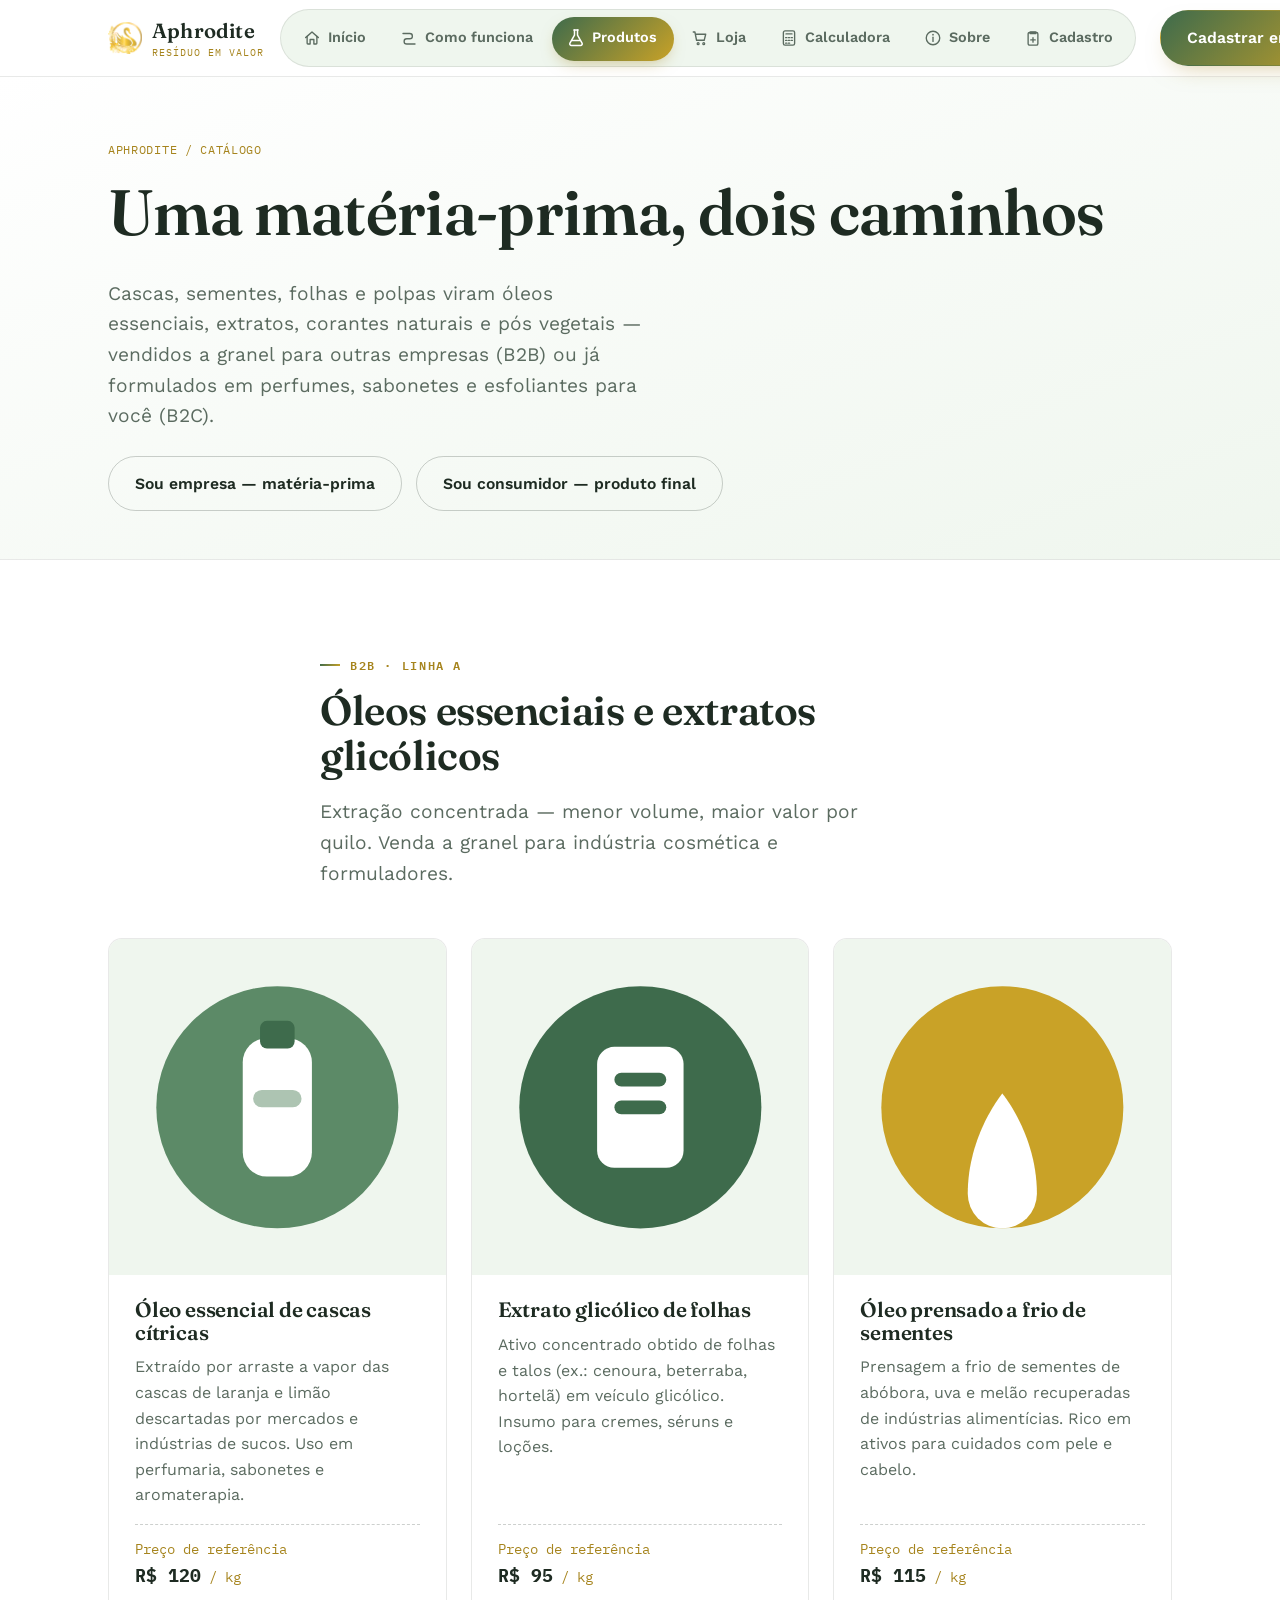
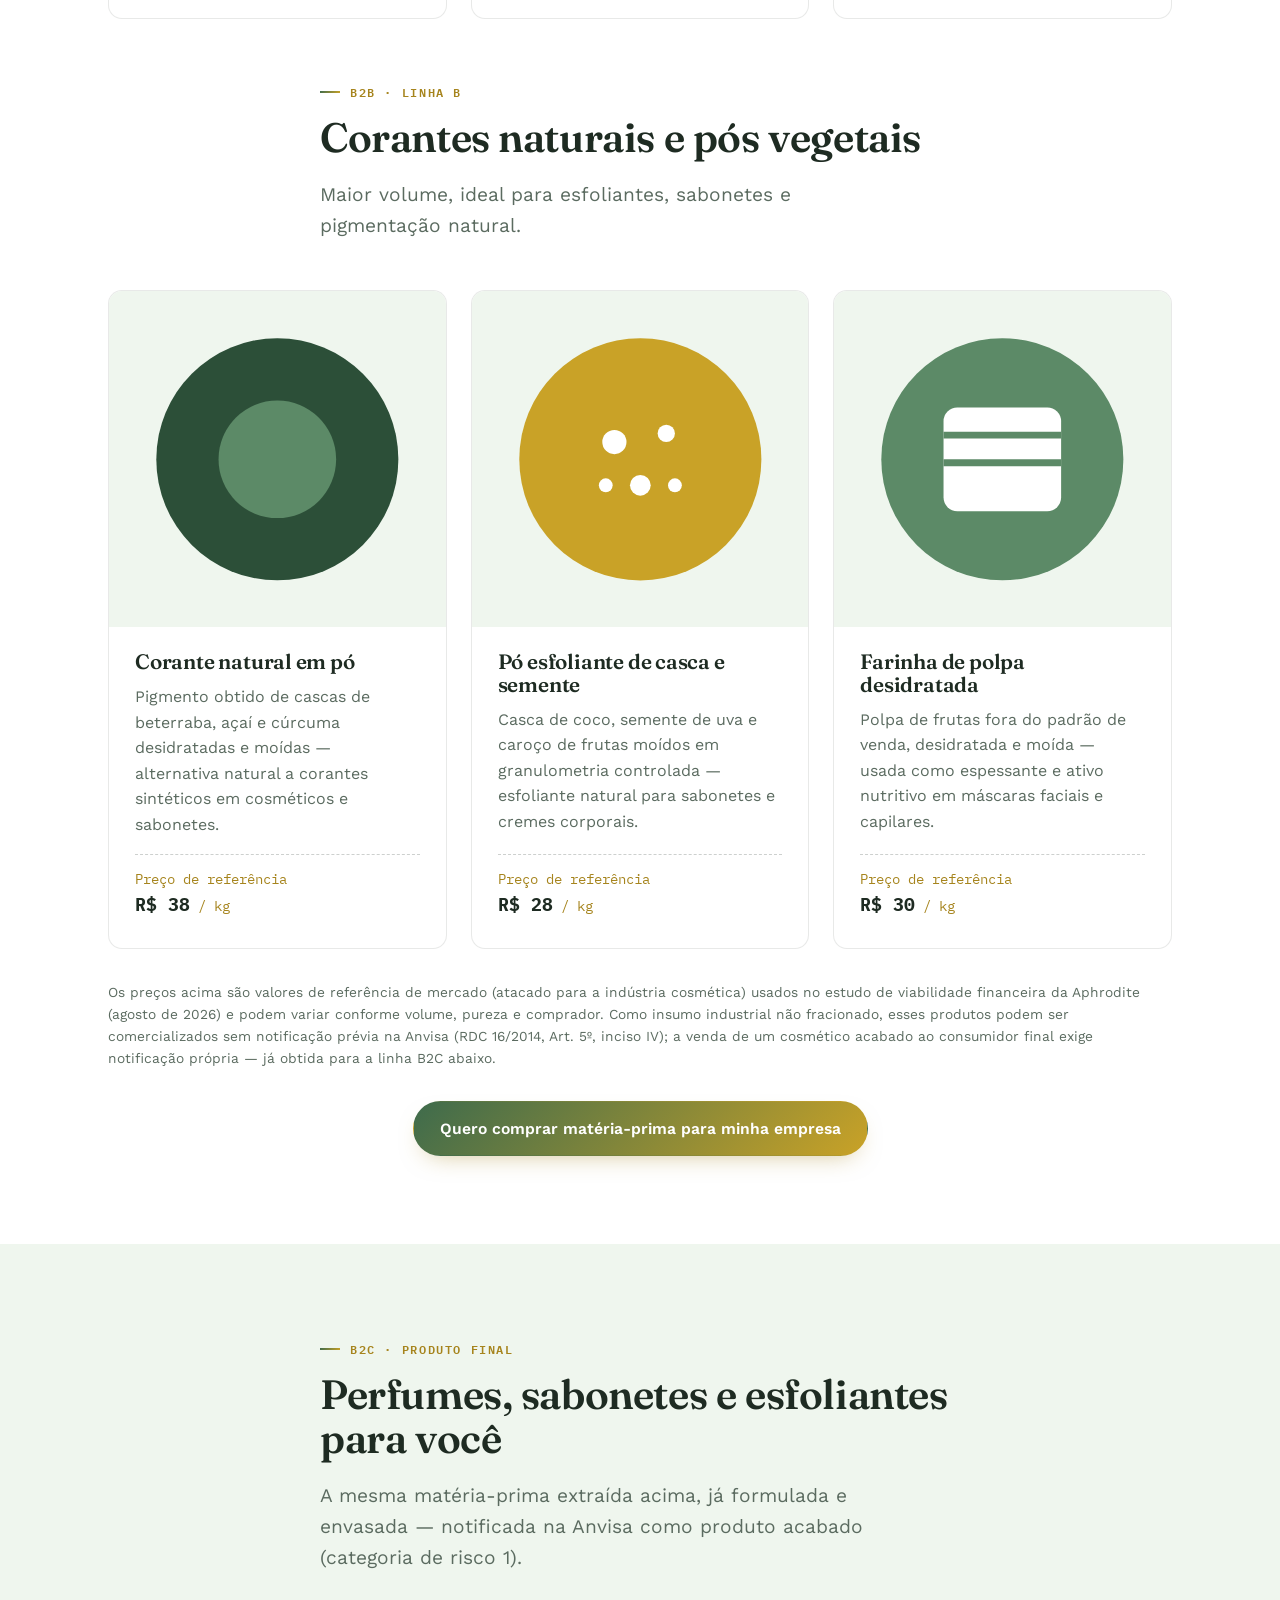
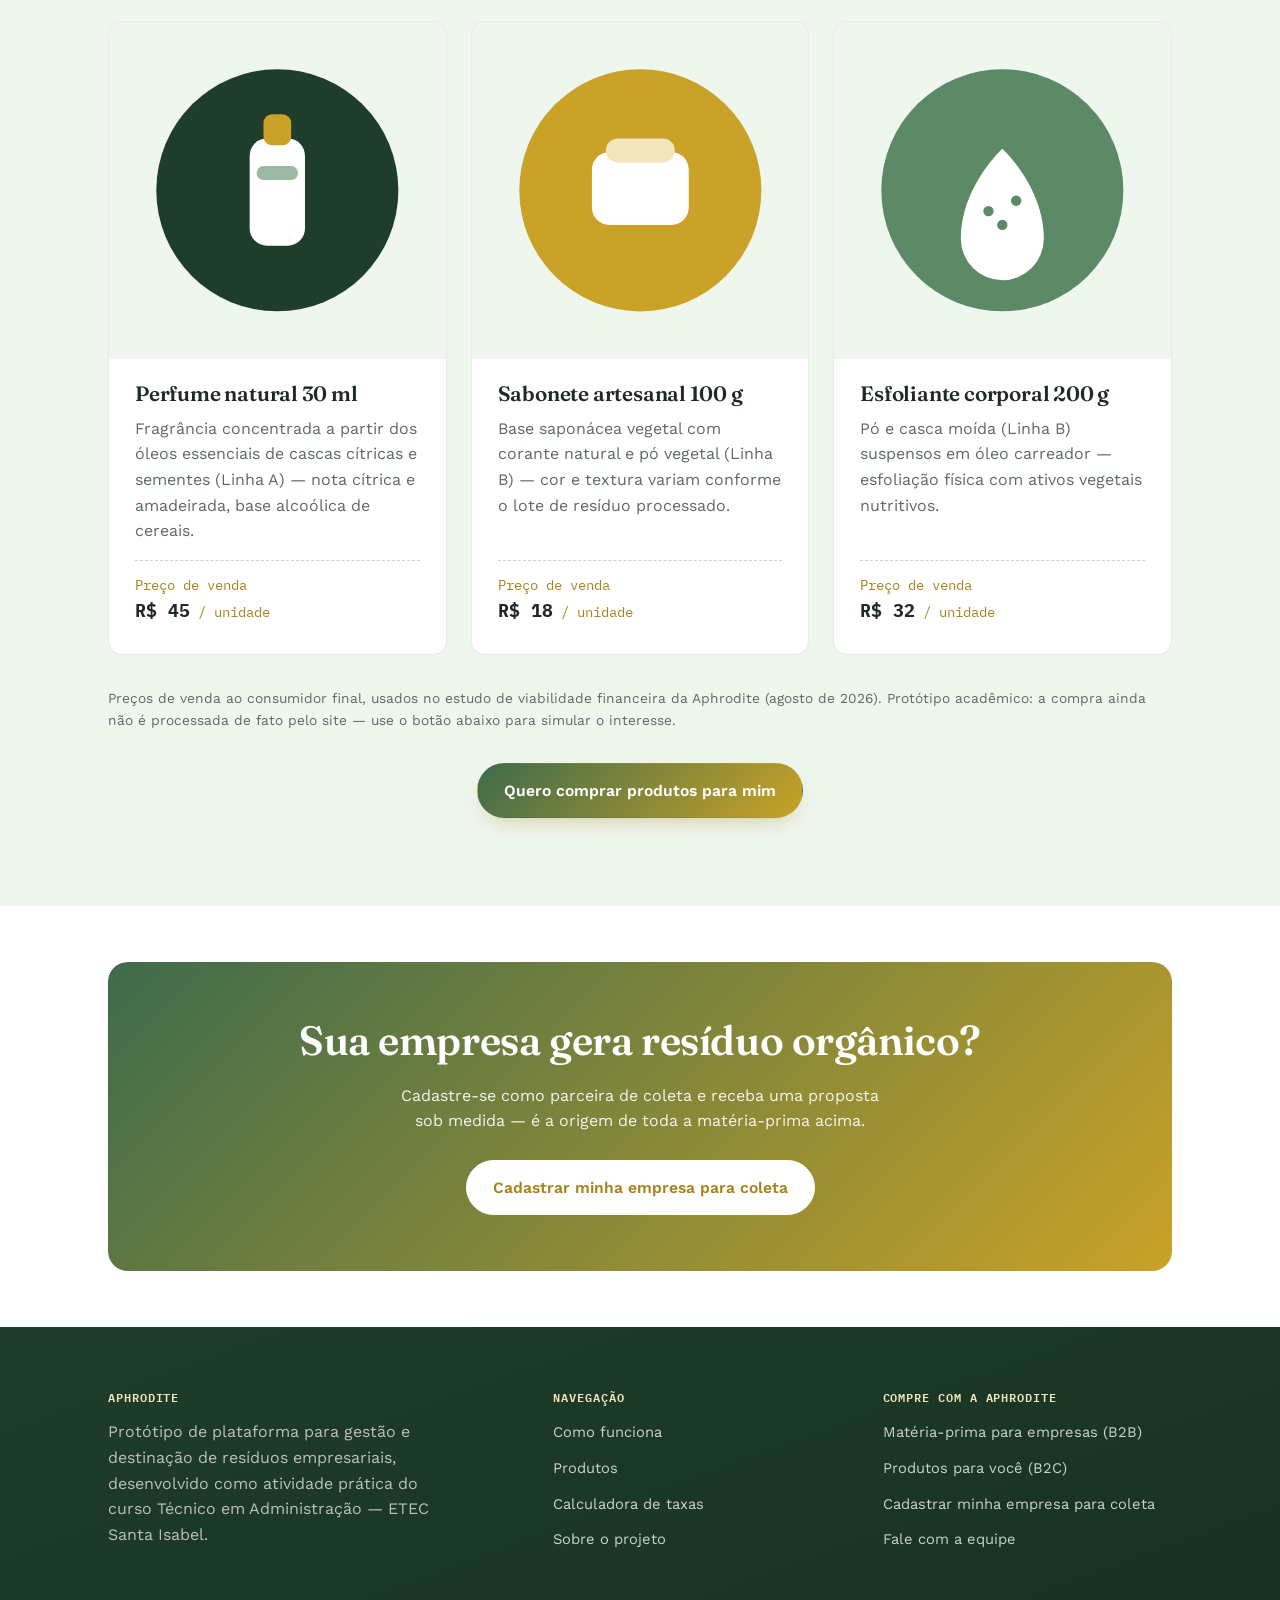
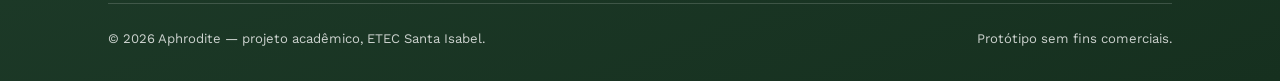
<file: catalogo.html>
<!DOCTYPE html>
<html lang="pt-BR">
<head>
<meta charset="UTF-8">
<meta name="viewport" content="width=device-width, initial-scale=1.0">
<title>Catálogo — matéria-prima e produtos | Aphrodite</title>
<meta name="description" content="Matéria-prima cosmética a granel para empresas (B2B) e perfumes, sabonetes e esfoliantes para você (B2C), feitos a partir de resíduo orgânico.">
<link rel="icon" type="image/png" href="img/favicon.png">
<link rel="stylesheet" href="css/style.css">
</head>
<body>
<a class="skip-link" href="#conteudo">Pular para o conteúdo</a>

<header class="site-header">
  <div class="container">
    <a class="brand" href="index.html">
      <img class="brand-mark" src="img/logo_icon.png" alt="Aphrodite" width="34" height="34">
      <span>
        <span class="brand-word">Aphrodite</span>
        <span class="brand-tag">Resíduo em valor</span>
      </span>
    </a>
    <nav class="dock-nav" aria-label="Navegação principal">
      <span class="dock-indicator" aria-hidden="true"></span>
      <a href="index.html" class="dock-item" title="Início">
        <span class="dock-icon"><svg viewBox="0 0 24 24" fill="none" stroke-linecap="round" stroke-linejoin="round"><path d="M3.5 11.5 12 4l8.5 7.5" stroke-width="1.8"/><path d="M5.5 10v9a1 1 0 0 0 1 1H9.5v-6h5v6h3a1 1 0 0 0 1-1v-9" stroke-width="1.8"/></svg></span>
        <span class="dock-text">Início</span>
      </a>
      <a href="como-funciona.html" class="dock-item" title="Como funciona">
        <span class="dock-icon"><svg viewBox="0 0 24 24" fill="none" stroke-linecap="round" stroke-linejoin="round"><path d="M4 6h9a3.5 3.5 0 0 1 0 7H9a3.5 3.5 0 0 0 0 7h11" stroke-width="1.8"/></svg></span>
        <span class="dock-text">Como funciona</span>
      </a>
      <a href="catalogo.html" class="dock-item active" title="Produtos">
        <span class="dock-icon"><svg viewBox="0 0 24 24" fill="none" stroke-linecap="round" stroke-linejoin="round"><path d="M9.5 2.5h5" stroke-width="1.8"/><path d="M10.2 2.5v6.2L4.8 18a2 2 0 0 0 1.7 3h11a2 2 0 0 0 1.7-3l-5.4-9.3V2.5" stroke-width="1.8"/><path d="M7.5 15h9" stroke-width="1.8"/></svg></span>
        <span class="dock-text">Produtos</span>
      </a>
      <a href="loja.html" class="dock-item" title="Loja">
        <span class="dock-icon"><svg viewBox="0 0 24 24" fill="none" stroke-linecap="round" stroke-linejoin="round"><path d="M3 4h2.2l2.2 11h10.2l2-8H6.4" stroke-width="1.8"/><circle cx="9.5" cy="19.5" r="1.3" stroke-width="1.6"/><circle cx="17" cy="19.5" r="1.3" stroke-width="1.6"/></svg></span>
        <span class="dock-text">Loja</span>
      </a>
      <a href="calculadora.html" class="dock-item" title="Calculadora">
        <span class="dock-icon"><svg viewBox="0 0 24 24" fill="none" stroke-linecap="round" stroke-linejoin="round"><rect x="4.5" y="2.5" width="15" height="19" rx="2.2" stroke-width="1.8"/><path d="M8 6.5h8" stroke-width="1.8"/><path d="M7.5 11.5h1.6M11.2 11.5h1.6M14.9 11.5h1.6M7.5 15.2h1.6M11.2 15.2h1.6M14.9 15.2h1.6M7.5 18.9h1.6M11.2 18.9h1.6" stroke-width="1.8"/></svg></span>
        <span class="dock-text">Calculadora</span>
      </a>
      <a href="sobre.html" class="dock-item" title="Sobre">
        <span class="dock-icon"><svg viewBox="0 0 24 24" fill="none" stroke-linecap="round" stroke-linejoin="round"><circle cx="12" cy="12" r="9" stroke-width="1.8"/><path d="M12 11v5.5" stroke-width="1.8"/><circle cx="12" cy="7.6" r="1.15" fill="currentColor" stroke="none"/></svg></span>
        <span class="dock-text">Sobre</span>
      </a>
      <a href="cadastro.html" class="dock-item" title="Cadastro">
        <span class="dock-icon"><svg viewBox="0 0 24 24" fill="none" stroke-linecap="round" stroke-linejoin="round"><path d="M9 4h6a1 1 0 0 1 1 1v1H8V5a1 1 0 0 1 1-1z" stroke-width="1.8"/><rect x="5.5" y="4.5" width="13" height="17" rx="2" stroke-width="1.8"/><path d="M12 11.5v6M9 14.5h6" stroke-width="1.8"/></svg></span>
        <span class="dock-text">Cadastro</span>
      </a>
    </nav>
    <a href="cadastro.html" class="btn btn-primary nav-cta">Cadastrar empresa</a>
  </div>
</header>

<main id="conteudo">

  <section class="page-hero">
    <div class="container">
      <div class="breadcrumb">Aphrodite / Catálogo</div>
      <h1>Uma matéria-prima, dois caminhos</h1>
      <p class="lede">Cascas, sementes, folhas e polpas viram óleos essenciais, extratos, corantes naturais
        e pós vegetais — vendidos a granel para outras empresas (B2B) ou já formulados em perfumes,
        sabonetes e esfoliantes para você (B2C).</p>
      <div class="hero-actions" style="margin-top:24px;">
        <a href="#b2b" class="btn btn-ghost">Sou empresa — matéria-prima</a>
        <a href="#b2c" class="btn btn-ghost">Sou consumidor — produto final</a>
      </div>
    </div>
  </section>

  <section id="b2b">
    <div class="container">
      <div class="section-head">
        <span class="eyebrow">B2B · Linha A</span>
        <h2>Óleos essenciais e extratos glicólicos</h2>
        <p class="lede" style="margin:0;">Extração concentrada — menor volume, maior valor por quilo. Venda a granel para indústria cosmética e formuladores.</p>
      </div>
      <div class="grid grid-3">

        <div class="product-card">
          <div class="product-visual">
            <svg viewBox="0 0 160 160" xmlns="http://www.w3.org/2000/svg">
              <circle cx="80" cy="80" r="70" fill="#5C8A67"/>
              <rect x="60" y="40" width="40" height="80" rx="14" fill="#FFFFFF"/>
              <rect x="70" y="30" width="20" height="16" rx="4" fill="#3E6B4C"/>
              <rect x="66" y="70" width="28" height="10" rx="5" fill="#5C8A67" opacity="0.5"/>
            </svg>
          </div>
          <div class="product-body">
            <h3>Óleo essencial de cascas cítricas</h3>
            <p>Extraído por arraste a vapor das cascas de laranja e limão descartadas por mercados e
              indústrias de sucos. Uso em perfumaria, sabonetes e aromaterapia.</p>
            <div class="product-price">Preço de referência<br><strong>R$ 120</strong> / kg</div>
          </div>
        </div>

        <div class="product-card">
          <div class="product-visual">
            <svg viewBox="0 0 160 160" xmlns="http://www.w3.org/2000/svg">
              <circle cx="80" cy="80" r="70" fill="#3E6B4C"/>
              <rect x="55" y="45" width="50" height="70" rx="10" fill="#FFFFFF"/>
              <rect x="65" y="60" width="30" height="8" rx="4" fill="#3E6B4C"/>
              <rect x="65" y="76" width="30" height="8" rx="4" fill="#3E6B4C"/>
            </svg>
          </div>
          <div class="product-body">
            <h3>Extrato glicólico de folhas</h3>
            <p>Ativo concentrado obtido de folhas e talos (ex.: cenoura, beterraba, hortelã) em veículo
              glicólico. Insumo para cremes, séruns e loções.</p>
            <div class="product-price">Preço de referência<br><strong>R$ 95</strong> / kg</div>
          </div>
        </div>

        <div class="product-card">
          <div class="product-visual">
            <svg viewBox="0 0 160 160" xmlns="http://www.w3.org/2000/svg">
              <circle cx="80" cy="80" r="70" fill="#C9A227"/>
              <path d="M60 130c0-34 20-58 20-58s20 24 20 58a20 20 0 0 1-40 0z" fill="#FFFFFF"/>
            </svg>
          </div>
          <div class="product-body">
            <h3>Óleo prensado a frio de sementes</h3>
            <p>Prensagem a frio de sementes de abóbora, uva e melão recuperadas de indústrias
              alimentícias. Rico em ativos para cuidados com pele e cabelo.</p>
            <div class="product-price">Preço de referência<br><strong>R$ 115</strong> / kg</div>
          </div>
        </div>

      </div>

      <div class="section-head" style="margin-top:56px;">
        <span class="eyebrow">B2B · Linha B</span>
        <h2>Corantes naturais e pós vegetais</h2>
        <p class="lede" style="margin:0;">Maior volume, ideal para esfoliantes, sabonetes e pigmentação natural.</p>
      </div>
      <div class="grid grid-3">

        <div class="product-card">
          <div class="product-visual">
            <svg viewBox="0 0 160 160" xmlns="http://www.w3.org/2000/svg">
              <circle cx="80" cy="80" r="70" fill="#2C4F38"/>
              <circle cx="80" cy="80" r="34" fill="#5C8A67"/>
            </svg>
          </div>
          <div class="product-body">
            <h3>Corante natural em pó</h3>
            <p>Pigmento obtido de cascas de beterraba, açaí e cúrcuma desidratadas e moídas — alternativa
              natural a corantes sintéticos em cosméticos e sabonetes.</p>
            <div class="product-price">Preço de referência<br><strong>R$ 38</strong> / kg</div>
          </div>
        </div>

        <div class="product-card">
          <div class="product-visual">
            <svg viewBox="0 0 160 160" xmlns="http://www.w3.org/2000/svg">
              <circle cx="80" cy="80" r="70" fill="#C9A227"/>
              <circle cx="65" cy="70" r="7" fill="#FFFFFF"/>
              <circle cx="95" cy="65" r="5" fill="#FFFFFF"/>
              <circle cx="80" cy="95" r="6" fill="#FFFFFF"/>
              <circle cx="100" cy="95" r="4" fill="#FFFFFF"/>
              <circle cx="60" cy="95" r="4" fill="#FFFFFF"/>
            </svg>
          </div>
          <div class="product-body">
            <h3>Pó esfoliante de casca e semente</h3>
            <p>Casca de coco, semente de uva e caroço de frutas moídos em granulometria controlada —
              esfoliante natural para sabonetes e cremes corporais.</p>
            <div class="product-price">Preço de referência<br><strong>R$ 28</strong> / kg</div>
          </div>
        </div>

        <div class="product-card">
          <div class="product-visual">
            <svg viewBox="0 0 160 160" xmlns="http://www.w3.org/2000/svg">
              <circle cx="80" cy="80" r="70" fill="#5C8A67"/>
              <rect x="46" y="50" width="68" height="60" rx="8" fill="#FFFFFF"/>
              <path d="M46 66h68" stroke="#5C8A67" stroke-width="4"/>
              <path d="M46 82h68" stroke="#5C8A67" stroke-width="4"/>
            </svg>
          </div>
          <div class="product-body">
            <h3>Farinha de polpa desidratada</h3>
            <p>Polpa de frutas fora do padrão de venda, desidratada e moída — usada como espessante e
              ativo nutritivo em máscaras faciais e capilares.</p>
            <div class="product-price">Preço de referência<br><strong>R$ 30</strong> / kg</div>
          </div>
        </div>

      </div>

      <p style="margin-top:32px; font-size:0.86rem; color:var(--ink-soft);">Os preços acima são valores de
        referência de mercado (atacado para a indústria cosmética) usados no estudo de viabilidade
        financeira da Aphrodite (agosto de 2026) e podem variar conforme volume, pureza e comprador. Como
        insumo industrial não fracionado, esses produtos podem ser comercializados sem notificação prévia
        na Anvisa (RDC 16/2014, Art. 5º, inciso IV); a venda de um cosmético acabado ao consumidor final
        exige notificação própria — já obtida para a linha B2C abaixo.</p>

      <div style="text-align:center; margin-top:32px;">
        <a href="cadastro.html" class="btn btn-primary">Quero comprar matéria-prima para minha empresa</a>
      </div>
    </div>
  </section>

  <section id="b2c" class="band-alt">
    <div class="container">
      <div class="section-head">
        <span class="eyebrow">B2C · Produto final</span>
        <h2>Perfumes, sabonetes e esfoliantes para você</h2>
        <p class="lede" style="margin:0;">A mesma matéria-prima extraída acima, já formulada e envasada —
          notificada na Anvisa como produto acabado (categoria de risco 1).</p>
      </div>
      <div class="grid grid-3">

        <div class="product-card">
          <div class="product-visual">
            <svg viewBox="0 0 160 160" xmlns="http://www.w3.org/2000/svg">
              <circle cx="80" cy="80" r="70" fill="#1F3D2B"/>
              <rect x="64" y="50" width="32" height="62" rx="10" fill="#FFFFFF"/>
              <rect x="72" y="36" width="16" height="18" rx="5" fill="#C9A227"/>
              <rect x="68" y="66" width="24" height="8" rx="4" fill="#5C8A67" opacity="0.6"/>
            </svg>
          </div>
          <div class="product-body">
            <h3>Perfume natural 30 ml</h3>
            <p>Fragrância concentrada a partir dos óleos essenciais de cascas cítricas e sementes (Linha A)
              — nota cítrica e amadeirada, base alcoólica de cereais.</p>
            <div class="product-price">Preço de venda<br><strong>R$ 45</strong> / unidade</div>
          </div>
        </div>

        <div class="product-card">
          <div class="product-visual">
            <svg viewBox="0 0 160 160" xmlns="http://www.w3.org/2000/svg">
              <circle cx="80" cy="80" r="70" fill="#C9A227"/>
              <rect x="52" y="58" width="56" height="42" rx="10" fill="#FFFFFF"/>
              <rect x="60" y="50" width="40" height="14" rx="7" fill="#F3E6BE"/>
            </svg>
          </div>
          <div class="product-body">
            <h3>Sabonete artesanal 100 g</h3>
            <p>Base saponácea vegetal com corante natural e pó vegetal (Linha B) — cor e textura variam
              conforme o lote de resíduo processado.</p>
            <div class="product-price">Preço de venda<br><strong>R$ 18</strong> / unidade</div>
          </div>
        </div>

        <div class="product-card">
          <div class="product-visual">
            <svg viewBox="0 0 160 160" xmlns="http://www.w3.org/2000/svg">
              <circle cx="80" cy="80" r="70" fill="#5C8A67"/>
              <path d="M56 108c0-30 24-52 24-52s24 22 24 52a24 24 0 0 1-48 0z" fill="#FFFFFF"/>
              <circle cx="72" cy="92" r="3" fill="#5C8A67"/>
              <circle cx="88" cy="86" r="3" fill="#5C8A67"/>
              <circle cx="80" cy="100" r="3" fill="#5C8A67"/>
            </svg>
          </div>
          <div class="product-body">
            <h3>Esfoliante corporal 200 g</h3>
            <p>Pó e casca moída (Linha B) suspensos em óleo carreador — esfoliação física com ativos
              vegetais nutritivos.</p>
            <div class="product-price">Preço de venda<br><strong>R$ 32</strong> / unidade</div>
          </div>
        </div>

      </div>

      <p style="margin-top:32px; font-size:0.86rem; color:var(--ink-soft);">Preços de venda ao consumidor
        final, usados no estudo de viabilidade financeira da Aphrodite (agosto de 2026). Protótipo
        acadêmico: a compra ainda não é processada de fato pelo site — use o botão abaixo para simular o
        interesse.</p>

      <div style="text-align:center; margin-top:32px;">
        <a href="cadastro.html" class="btn btn-primary">Quero comprar produtos para mim</a>
      </div>
    </div>
  </section>

  <section class="tight">
    <div class="container">
      <div class="cta-band">
        <h2>Sua empresa gera resíduo orgânico?</h2>
        <p>Cadastre-se como parceira de coleta e receba uma proposta sob medida — é a origem de toda a matéria-prima acima.</p>
        <a href="cadastro.html" class="btn btn-outline">Cadastrar minha empresa para coleta</a>
      </div>
    </div>
  </section>

</main>

<footer class="site-footer">
  <div class="container">
    <div class="footer-grid">
      <div>
        <h4>Aphrodite</h4>
        <p style="max-width:34ch; color:rgba(248,247,239,0.72);">Protótipo de plataforma para gestão e
          destinação de resíduos empresariais, desenvolvido como atividade prática do curso Técnico em
          Administração — ETEC Santa Isabel.</p>
      </div>
      <div>
        <h4>Navegação</h4>
        <ul>
          <li><a href="como-funciona.html">Como funciona</a></li>
          <li><a href="catalogo.html">Produtos</a></li>
          <li><a href="calculadora.html">Calculadora de taxas</a></li>
          <li><a href="sobre.html">Sobre o projeto</a></li>
        </ul>
      </div>
      <div>
        <h4>Compre com a Aphrodite</h4>
        <ul>
          <li><a href="catalogo.html#b2b">Matéria-prima para empresas (B2B)</a></li>
          <li><a href="catalogo.html#b2c">Produtos para você (B2C)</a></li>
          <li><a href="cadastro.html">Cadastrar minha empresa para coleta</a></li>
          <li><a href="sobre.html#equipe">Fale com a equipe</a></li>
        </ul>
      </div>
    </div>
    <div class="footer-bottom">
      <span>© 2026 Aphrodite — projeto acadêmico, ETEC Santa Isabel.</span>
      <span>Protótipo sem fins comerciais.</span>
    </div>
  </div>
</footer>

<script src="js/main.js"></script>
</body>
</html>
</file>
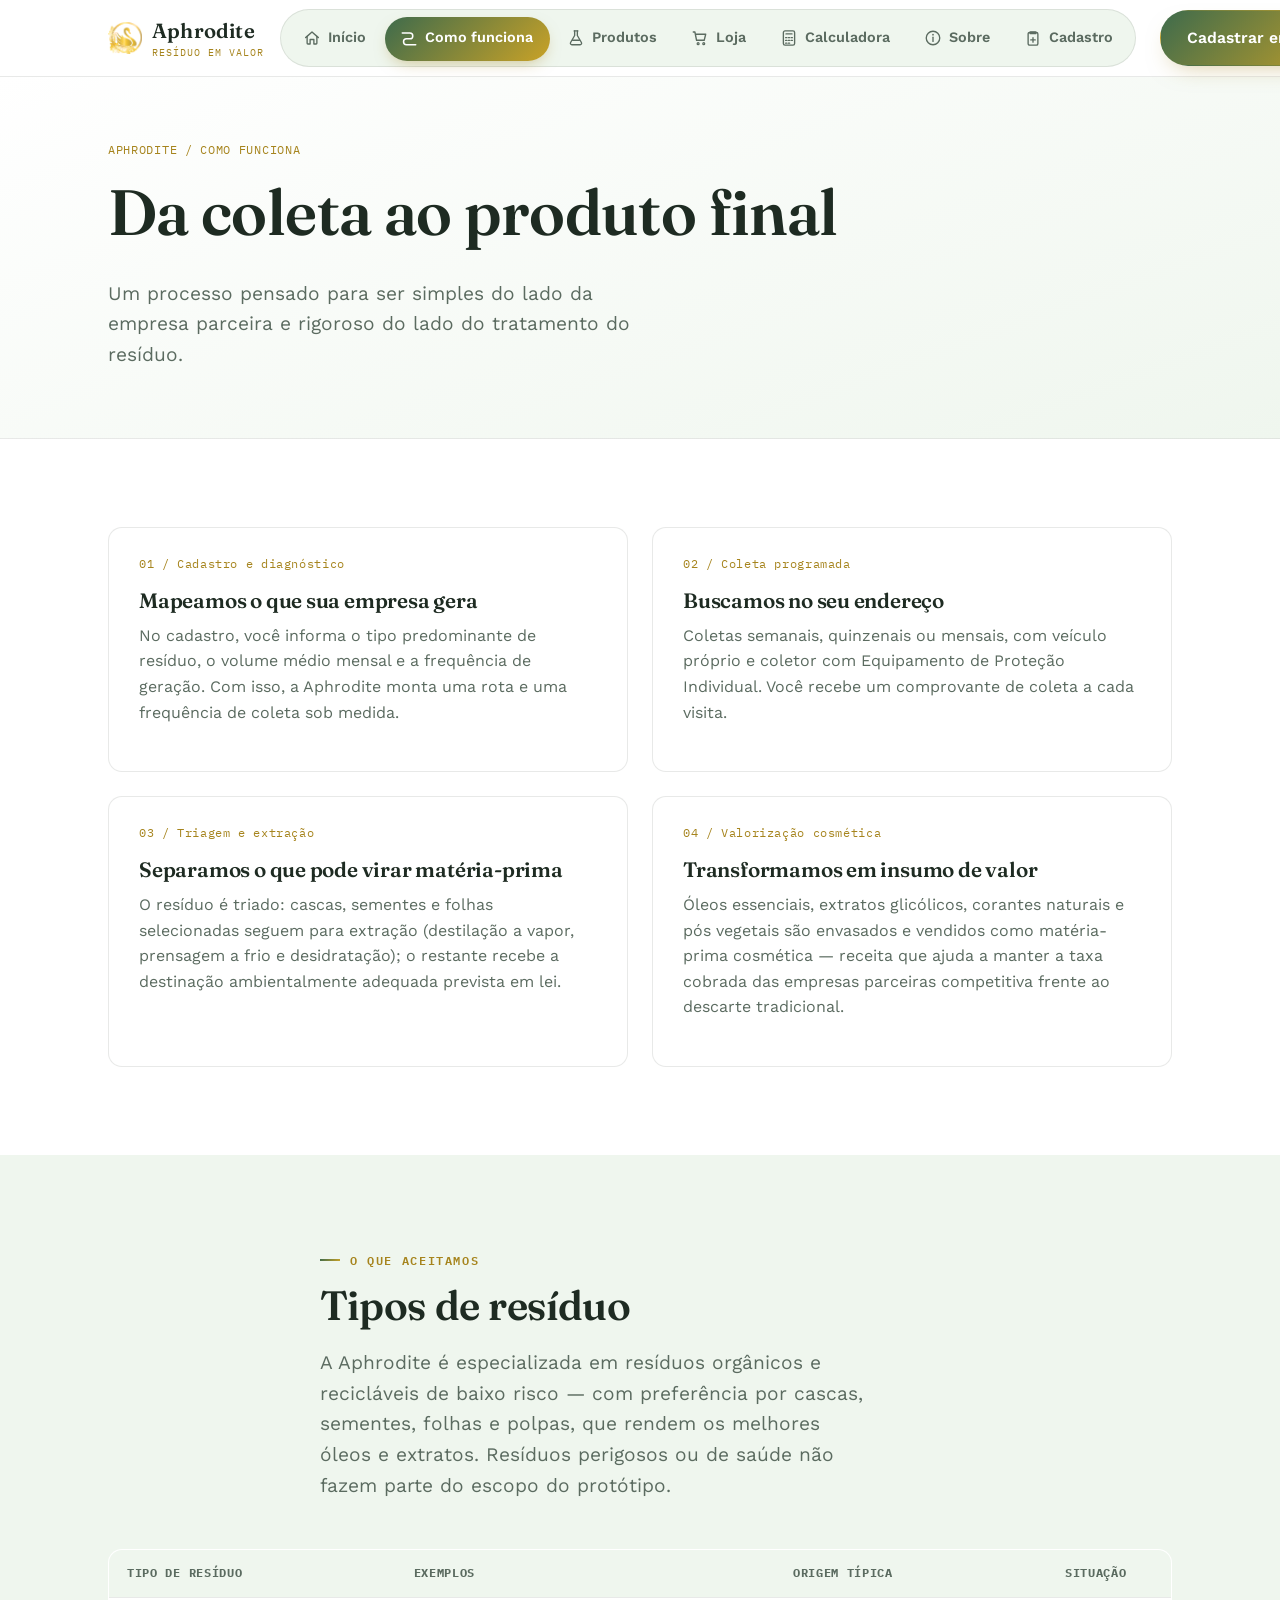
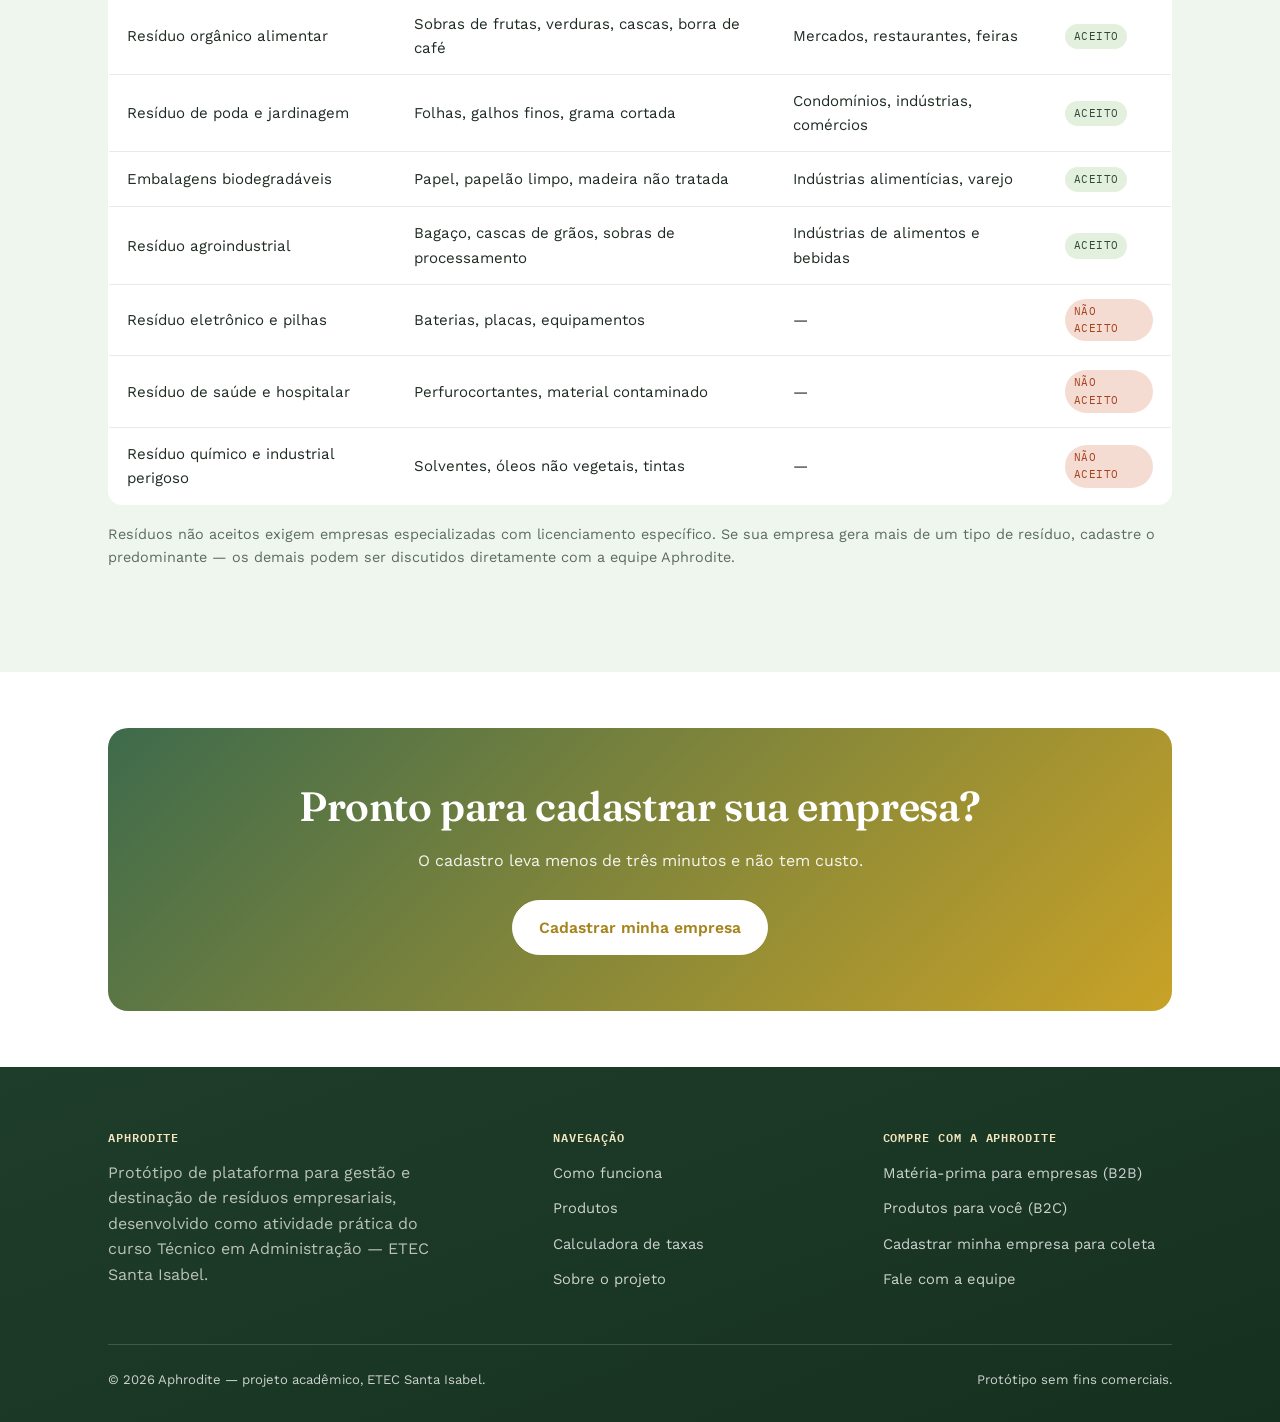
<file: como-funciona.html>
<!DOCTYPE html>
<html lang="pt-BR">
<head>
<meta charset="UTF-8">
<meta name="viewport" content="width=device-width, initial-scale=1.0">
<title>Como funciona — Aphrodite</title>
<meta name="description" content="Entenda o processo de coleta, tratamento e transformação de resíduos da Aphrodite e veja os tipos de resíduo aceitos.">
<link rel="icon" type="image/png" href="img/favicon.png">
<link rel="stylesheet" href="css/style.css">
</head>
<body>
<a class="skip-link" href="#conteudo">Pular para o conteúdo</a>

<header class="site-header">
  <div class="container">
    <a class="brand" href="index.html">
      <img class="brand-mark" src="img/logo_icon.png" alt="Aphrodite" width="34" height="34">
      <span>
        <span class="brand-word">Aphrodite</span>
        <span class="brand-tag">Resíduo em valor</span>
      </span>
    </a>
    <nav class="dock-nav" aria-label="Navegação principal">
      <span class="dock-indicator" aria-hidden="true"></span>
      <a href="index.html" class="dock-item" title="Início">
        <span class="dock-icon"><svg viewBox="0 0 24 24" fill="none" stroke-linecap="round" stroke-linejoin="round"><path d="M3.5 11.5 12 4l8.5 7.5" stroke-width="1.8"/><path d="M5.5 10v9a1 1 0 0 0 1 1H9.5v-6h5v6h3a1 1 0 0 0 1-1v-9" stroke-width="1.8"/></svg></span>
        <span class="dock-text">Início</span>
      </a>
      <a href="como-funciona.html" class="dock-item active" title="Como funciona">
        <span class="dock-icon"><svg viewBox="0 0 24 24" fill="none" stroke-linecap="round" stroke-linejoin="round"><path d="M4 6h9a3.5 3.5 0 0 1 0 7H9a3.5 3.5 0 0 0 0 7h11" stroke-width="1.8"/></svg></span>
        <span class="dock-text">Como funciona</span>
      </a>
      <a href="catalogo.html" class="dock-item" title="Produtos">
        <span class="dock-icon"><svg viewBox="0 0 24 24" fill="none" stroke-linecap="round" stroke-linejoin="round"><path d="M9.5 2.5h5" stroke-width="1.8"/><path d="M10.2 2.5v6.2L4.8 18a2 2 0 0 0 1.7 3h11a2 2 0 0 0 1.7-3l-5.4-9.3V2.5" stroke-width="1.8"/><path d="M7.5 15h9" stroke-width="1.8"/></svg></span>
        <span class="dock-text">Produtos</span>
      </a>
      <a href="loja.html" class="dock-item" title="Loja">
        <span class="dock-icon"><svg viewBox="0 0 24 24" fill="none" stroke-linecap="round" stroke-linejoin="round"><path d="M3 4h2.2l2.2 11h10.2l2-8H6.4" stroke-width="1.8"/><circle cx="9.5" cy="19.5" r="1.3" stroke-width="1.6"/><circle cx="17" cy="19.5" r="1.3" stroke-width="1.6"/></svg></span>
        <span class="dock-text">Loja</span>
      </a>
      <a href="calculadora.html" class="dock-item" title="Calculadora">
        <span class="dock-icon"><svg viewBox="0 0 24 24" fill="none" stroke-linecap="round" stroke-linejoin="round"><rect x="4.5" y="2.5" width="15" height="19" rx="2.2" stroke-width="1.8"/><path d="M8 6.5h8" stroke-width="1.8"/><path d="M7.5 11.5h1.6M11.2 11.5h1.6M14.9 11.5h1.6M7.5 15.2h1.6M11.2 15.2h1.6M14.9 15.2h1.6M7.5 18.9h1.6M11.2 18.9h1.6" stroke-width="1.8"/></svg></span>
        <span class="dock-text">Calculadora</span>
      </a>
      <a href="sobre.html" class="dock-item" title="Sobre">
        <span class="dock-icon"><svg viewBox="0 0 24 24" fill="none" stroke-linecap="round" stroke-linejoin="round"><circle cx="12" cy="12" r="9" stroke-width="1.8"/><path d="M12 11v5.5" stroke-width="1.8"/><circle cx="12" cy="7.6" r="1.15" fill="currentColor" stroke="none"/></svg></span>
        <span class="dock-text">Sobre</span>
      </a>
      <a href="cadastro.html" class="dock-item" title="Cadastro">
        <span class="dock-icon"><svg viewBox="0 0 24 24" fill="none" stroke-linecap="round" stroke-linejoin="round"><path d="M9 4h6a1 1 0 0 1 1 1v1H8V5a1 1 0 0 1 1-1z" stroke-width="1.8"/><rect x="5.5" y="4.5" width="13" height="17" rx="2" stroke-width="1.8"/><path d="M12 11.5v6M9 14.5h6" stroke-width="1.8"/></svg></span>
        <span class="dock-text">Cadastro</span>
      </a>
    </nav>
    <a href="cadastro.html" class="btn btn-primary nav-cta">Cadastrar empresa</a>
  </div>
</header>

<main id="conteudo">

  <section class="page-hero">
    <div class="container">
      <div class="breadcrumb">Aphrodite / Como funciona</div>
      <h1>Da coleta ao produto final</h1>
      <p class="lede">Um processo pensado para ser simples do lado da empresa parceira e rigoroso do lado
        do tratamento do resíduo.</p>
    </div>
  </section>

  <section>
    <div class="container">
      <div class="grid grid-2">
        <div class="card card-step">
          <span class="num">01 / Cadastro e diagnóstico</span>
          <h3>Mapeamos o que sua empresa gera</h3>
          <p>No cadastro, você informa o tipo predominante de resíduo, o volume médio mensal e a frequência
            de geração. Com isso, a Aphrodite monta uma rota e uma frequência de coleta sob medida.</p>
        </div>
        <div class="card card-step">
          <span class="num">02 / Coleta programada</span>
          <h3>Buscamos no seu endereço</h3>
          <p>Coletas semanais, quinzenais ou mensais, com veículo próprio e coletor com Equipamento de
            Proteção Individual. Você recebe um comprovante de coleta a cada visita.</p>
        </div>
        <div class="card card-step">
          <span class="num">03 / Triagem e extração</span>
          <h3>Separamos o que pode virar matéria-prima</h3>
          <p>O resíduo é triado: cascas, sementes e folhas selecionadas seguem para extração (destilação a
            vapor, prensagem a frio e desidratação); o restante recebe a destinação ambientalmente adequada
            prevista em lei.</p>
        </div>
        <div class="card card-step">
          <span class="num">04 / Valorização cosmética</span>
          <h3>Transformamos em insumo de valor</h3>
          <p>Óleos essenciais, extratos glicólicos, corantes naturais e pós vegetais são envasados e
            vendidos como matéria-prima cosmética — receita que ajuda a manter a taxa cobrada das empresas
            parceiras competitiva frente ao descarte tradicional.</p>
        </div>
      </div>
    </div>
  </section>

  <section class="band-alt">
    <div class="container">
      <div class="section-head">
        <span class="eyebrow">O que aceitamos</span>
        <h2>Tipos de resíduo</h2>
        <p class="lede">A Aphrodite é especializada em resíduos orgânicos e recicláveis de baixo risco —
          com preferência por cascas, sementes, folhas e polpas, que rendem os melhores óleos e extratos.
          Resíduos perigosos ou de saúde não fazem parte do escopo do protótipo.</p>
      </div>

      <table class="waste-table">
        <thead>
          <tr>
            <th>Tipo de resíduo</th>
            <th>Exemplos</th>
            <th>Origem típica</th>
            <th>Situação</th>
          </tr>
        </thead>
        <tbody>
          <tr>
            <td>Resíduo orgânico alimentar</td>
            <td>Sobras de frutas, verduras, cascas, borra de café</td>
            <td>Mercados, restaurantes, feiras</td>
            <td><span class="tag tag-ok">Aceito</span></td>
          </tr>
          <tr>
            <td>Resíduo de poda e jardinagem</td>
            <td>Folhas, galhos finos, grama cortada</td>
            <td>Condomínios, indústrias, comércios</td>
            <td><span class="tag tag-ok">Aceito</span></td>
          </tr>
          <tr>
            <td>Embalagens biodegradáveis</td>
            <td>Papel, papelão limpo, madeira não tratada</td>
            <td>Indústrias alimentícias, varejo</td>
            <td><span class="tag tag-ok">Aceito</span></td>
          </tr>
          <tr>
            <td>Resíduo agroindustrial</td>
            <td>Bagaço, cascas de grãos, sobras de processamento</td>
            <td>Indústrias de alimentos e bebidas</td>
            <td><span class="tag tag-ok">Aceito</span></td>
          </tr>
          <tr>
            <td>Resíduo eletrônico e pilhas</td>
            <td>Baterias, placas, equipamentos</td>
            <td>—</td>
            <td><span class="tag tag-no">Não aceito</span></td>
          </tr>
          <tr>
            <td>Resíduo de saúde e hospitalar</td>
            <td>Perfurocortantes, material contaminado</td>
            <td>—</td>
            <td><span class="tag tag-no">Não aceito</span></td>
          </tr>
          <tr>
            <td>Resíduo químico e industrial perigoso</td>
            <td>Solventes, óleos não vegetais, tintas</td>
            <td>—</td>
            <td><span class="tag tag-no">Não aceito</span></td>
          </tr>
        </tbody>
      </table>
      <p style="margin-top:18px; font-size:0.9rem;">Resíduos não aceitos exigem empresas especializadas com
        licenciamento específico. Se sua empresa gera mais de um tipo de resíduo, cadastre o predominante —
        os demais podem ser discutidos diretamente com a equipe Aphrodite.</p>
    </div>
  </section>

  <section class="tight">
    <div class="container">
      <div class="cta-band">
        <h2>Pronto para cadastrar sua empresa?</h2>
        <p>O cadastro leva menos de três minutos e não tem custo.</p>
        <a href="cadastro.html" class="btn btn-outline">Cadastrar minha empresa</a>
      </div>
    </div>
  </section>

</main>

<footer class="site-footer">
  <div class="container">
    <div class="footer-grid">
      <div>
        <h4>Aphrodite</h4>
        <p style="max-width:34ch; color:rgba(248,247,239,0.72);">Protótipo de plataforma para gestão e
          destinação de resíduos empresariais, desenvolvido como atividade prática do curso Técnico em
          Administração — ETEC Santa Isabel.</p>
      </div>
      <div>
        <h4>Navegação</h4>
        <ul>
          <li><a href="como-funciona.html">Como funciona</a></li>
          <li><a href="catalogo.html">Produtos</a></li>
          <li><a href="calculadora.html">Calculadora de taxas</a></li>
          <li><a href="sobre.html">Sobre o projeto</a></li>
        </ul>
      </div>
      <div>
        <h4>Compre com a Aphrodite</h4>
        <ul>
          <li><a href="catalogo.html#b2b">Matéria-prima para empresas (B2B)</a></li>
          <li><a href="catalogo.html#b2c">Produtos para você (B2C)</a></li>
          <li><a href="cadastro.html">Cadastrar minha empresa para coleta</a></li>
          <li><a href="sobre.html#equipe">Fale com a equipe</a></li>
        </ul>
      </div>
    </div>
    <div class="footer-bottom">
      <span>© 2026 Aphrodite — projeto acadêmico, ETEC Santa Isabel.</span>
      <span>Protótipo sem fins comerciais.</span>
    </div>
  </div>
</footer>

<script src="js/main.js"></script>
</body>
</html>
</file>
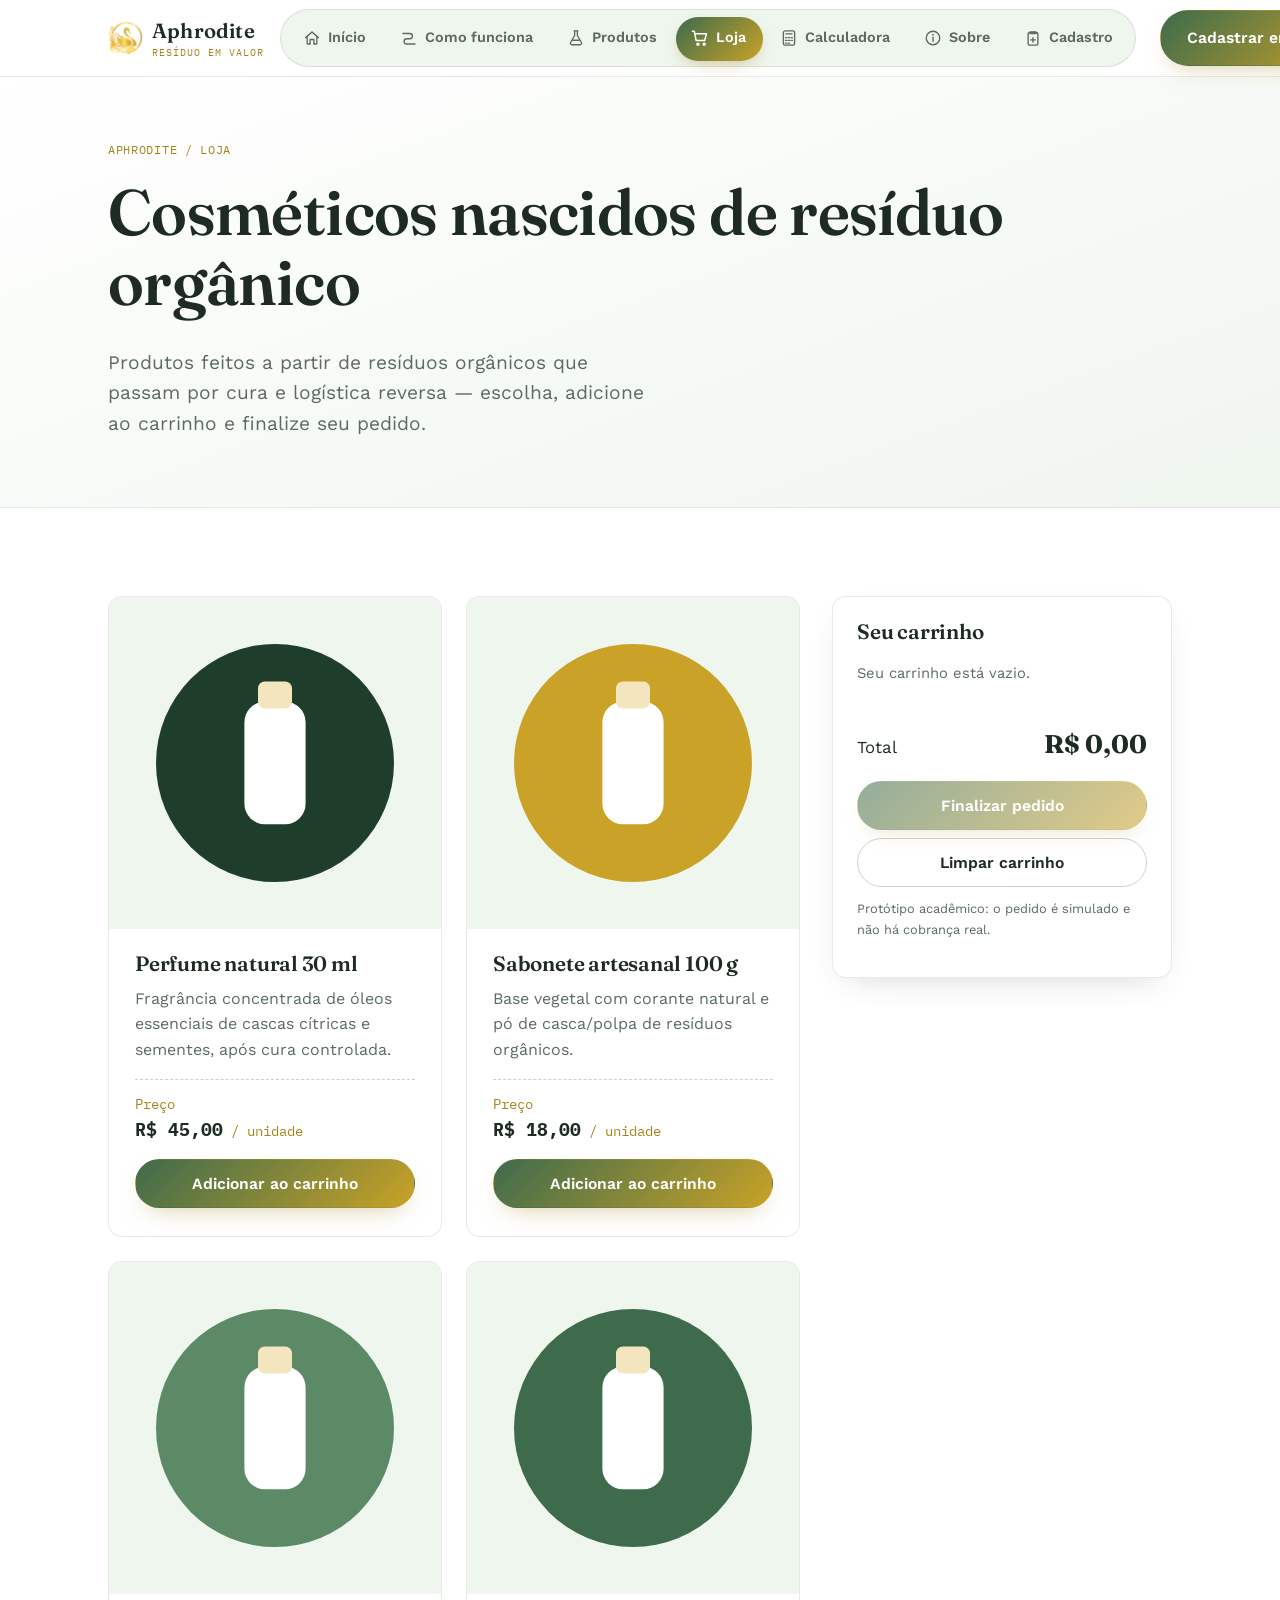
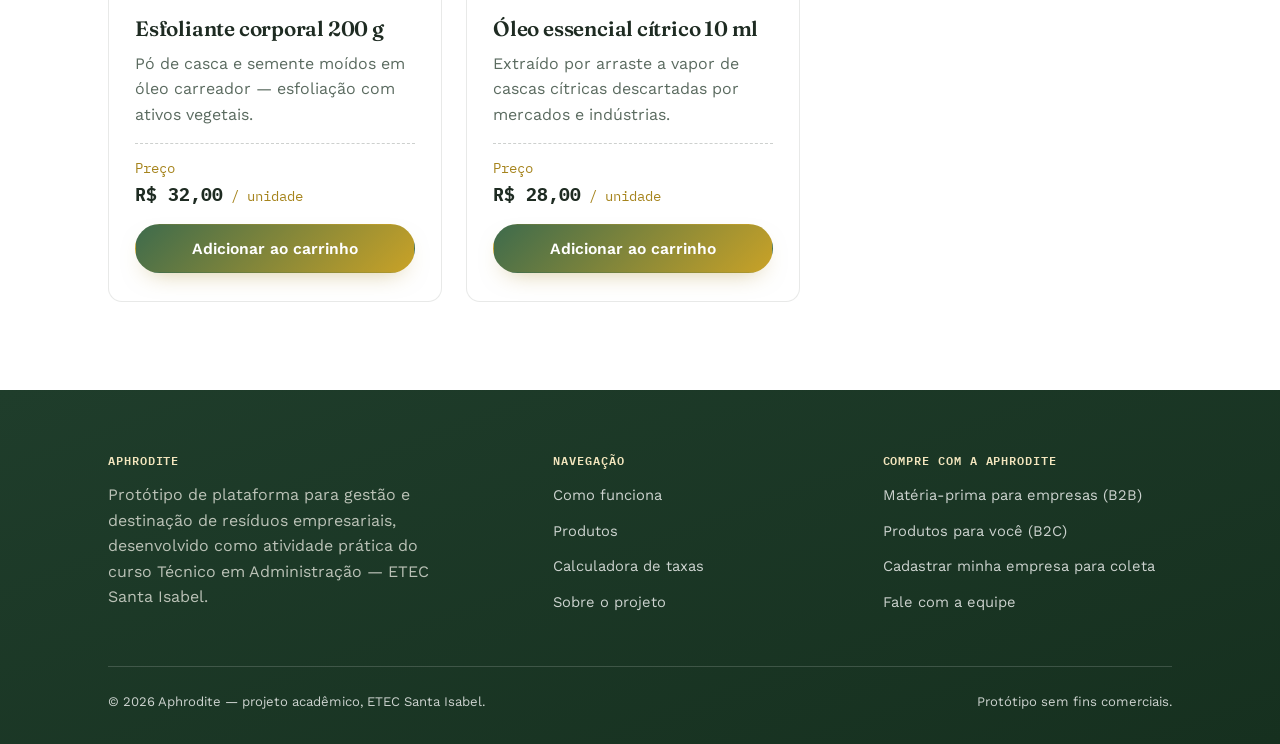
<file: loja.html>
<!DOCTYPE html>
<html lang="pt-BR">
<head>
<meta charset="UTF-8">
<meta name="viewport" content="width=device-width, initial-scale=1.0">
<title>Loja — Aphrodite</title>
<meta name="description" content="Compre cosméticos feitos a partir de resíduos orgânicos com cura e logística reversa.">
<link rel="icon" type="image/png" href="img/favicon.png">
<link rel="stylesheet" href="css/style.css">
</head>
<body>
<a class="skip-link" href="#conteudo">Pular para o conteúdo</a>

<header class="site-header">
  <div class="container">
    <a class="brand" href="index.html">
      <img class="brand-mark" src="img/logo_icon.png" alt="Aphrodite" width="34" height="34">
      <span>
        <span class="brand-word">Aphrodite</span>
        <span class="brand-tag">Resíduo em valor</span>
      </span>
    </a>
    <nav class="dock-nav" aria-label="Navegação principal">
      <span class="dock-indicator" aria-hidden="true"></span>
      <a href="index.html" class="dock-item" title="Início">
        <span class="dock-icon"><svg viewBox="0 0 24 24" fill="none" stroke-linecap="round" stroke-linejoin="round"><path d="M3.5 11.5 12 4l8.5 7.5" stroke-width="1.8"/><path d="M5.5 10v9a1 1 0 0 0 1 1H9.5v-6h5v6h3a1 1 0 0 0 1-1v-9" stroke-width="1.8"/></svg></span>
        <span class="dock-text">Início</span>
      </a>
      <a href="como-funciona.html" class="dock-item" title="Como funciona">
        <span class="dock-icon"><svg viewBox="0 0 24 24" fill="none" stroke-linecap="round" stroke-linejoin="round"><path d="M4 6h9a3.5 3.5 0 0 1 0 7H9a3.5 3.5 0 0 0 0 7h11" stroke-width="1.8"/></svg></span>
        <span class="dock-text">Como funciona</span>
      </a>
      <a href="catalogo.html" class="dock-item" title="Produtos">
        <span class="dock-icon"><svg viewBox="0 0 24 24" fill="none" stroke-linecap="round" stroke-linejoin="round"><path d="M9.5 2.5h5" stroke-width="1.8"/><path d="M10.2 2.5v6.2L4.8 18a2 2 0 0 0 1.7 3h11a2 2 0 0 0 1.7-3l-5.4-9.3V2.5" stroke-width="1.8"/><path d="M7.5 15h9" stroke-width="1.8"/></svg></span>
        <span class="dock-text">Produtos</span>
      </a>
      <a href="loja.html" class="dock-item active" title="Loja">
        <span class="dock-icon"><svg viewBox="0 0 24 24" fill="none" stroke-linecap="round" stroke-linejoin="round"><path d="M3 4h2.2l2.2 11h10.2l2-8H6.4" stroke-width="1.8"/><circle cx="9.5" cy="19.5" r="1.3" stroke-width="1.6"/><circle cx="17" cy="19.5" r="1.3" stroke-width="1.6"/></svg></span>
        <span class="dock-text">Loja</span>
      </a>
      <a href="calculadora.html" class="dock-item" title="Calculadora">
        <span class="dock-icon"><svg viewBox="0 0 24 24" fill="none" stroke-linecap="round" stroke-linejoin="round"><rect x="4.5" y="2.5" width="15" height="19" rx="2.2" stroke-width="1.8"/><path d="M8 6.5h8" stroke-width="1.8"/><path d="M7.5 11.5h1.6M11.2 11.5h1.6M14.9 11.5h1.6M7.5 15.2h1.6M11.2 15.2h1.6M14.9 15.2h1.6M7.5 18.9h1.6M11.2 18.9h1.6" stroke-width="1.8"/></svg></span>
        <span class="dock-text">Calculadora</span>
      </a>
      <a href="sobre.html" class="dock-item" title="Sobre">
        <span class="dock-icon"><svg viewBox="0 0 24 24" fill="none" stroke-linecap="round" stroke-linejoin="round"><circle cx="12" cy="12" r="9" stroke-width="1.8"/><path d="M12 11v5.5" stroke-width="1.8"/><circle cx="12" cy="7.6" r="1.15" fill="currentColor" stroke="none"/></svg></span>
        <span class="dock-text">Sobre</span>
      </a>
      <a href="cadastro.html" class="dock-item" title="Cadastro">
        <span class="dock-icon"><svg viewBox="0 0 24 24" fill="none" stroke-linecap="round" stroke-linejoin="round"><path d="M9 4h6a1 1 0 0 1 1 1v1H8V5a1 1 0 0 1 1-1z" stroke-width="1.8"/><rect x="5.5" y="4.5" width="13" height="17" rx="2" stroke-width="1.8"/><path d="M12 11.5v6M9 14.5h6" stroke-width="1.8"/></svg></span>
        <span class="dock-text">Cadastro</span>
      </a>
    </nav>
    <a href="cadastro.html" class="btn btn-primary nav-cta">Cadastrar empresa</a>
  </div>
</header>

<main id="conteudo">
  <section class="page-hero">
    <div class="container">
      <div class="breadcrumb">Aphrodite / Loja</div>
      <h1>Cosméticos nascidos de resíduo orgânico</h1>
      <p class="lede">Produtos feitos a partir de resíduos orgânicos que passam por cura e logística reversa — escolha, adicione ao carrinho e finalize seu pedido.</p>
    </div>
  </section>
  <section>
    <div class="container shop-layout">
      <div id="produtos" class="grid grid-2"></div>
      <aside class="cart" aria-label="Carrinho">
        <h3>Seu carrinho</h3>
        <div id="cart-items"></div>
        <div class="cart-total"><span>Total</span><strong id="cart-total">R$ 0,00</strong></div>
        <button id="cart-checkout" class="btn btn-primary btn-block" type="button">Finalizar pedido</button>
        <button id="cart-clear" class="btn btn-outline btn-block" type="button" style="margin-top:8px;">Limpar carrinho</button>
        <div id="cart-msg" class="form-msg" role="status"></div>
        <p class="hint" style="font-size:0.8rem;margin-top:12px;">Protótipo acadêmico: o pedido é simulado e não há cobrança real.</p>
      </aside>
    </div>
  </section>
</main>

<footer class="site-footer">
  <div class="container">
    <div class="footer-grid">
      <div>
        <h4>Aphrodite</h4>
        <p style="max-width:34ch; color:rgba(248,247,239,0.72);">Protótipo de plataforma para gestão e
          destinação de resíduos empresariais, desenvolvido como atividade prática do curso Técnico em
          Administração — ETEC Santa Isabel.</p>
      </div>
      <div>
        <h4>Navegação</h4>
        <ul>
          <li><a href="como-funciona.html">Como funciona</a></li>
          <li><a href="catalogo.html">Produtos</a></li>
          <li><a href="calculadora.html">Calculadora de taxas</a></li>
          <li><a href="sobre.html">Sobre o projeto</a></li>
        </ul>
      </div>
      <div>
        <h4>Compre com a Aphrodite</h4>
        <ul>
          <li><a href="catalogo.html#b2b">Matéria-prima para empresas (B2B)</a></li>
          <li><a href="catalogo.html#b2c">Produtos para você (B2C)</a></li>
          <li><a href="cadastro.html">Cadastrar minha empresa para coleta</a></li>
          <li><a href="sobre.html#equipe">Fale com a equipe</a></li>
        </ul>
      </div>
    </div>
    <div class="footer-bottom">
      <span>© 2026 Aphrodite — projeto acadêmico, ETEC Santa Isabel.</span>
      <span>Protótipo sem fins comerciais.</span>
    </div>
  </div>
</footer>

<script src="js/main.js"></script>
<script src="js/loja.js"></script>
</body>
</html>
</file>
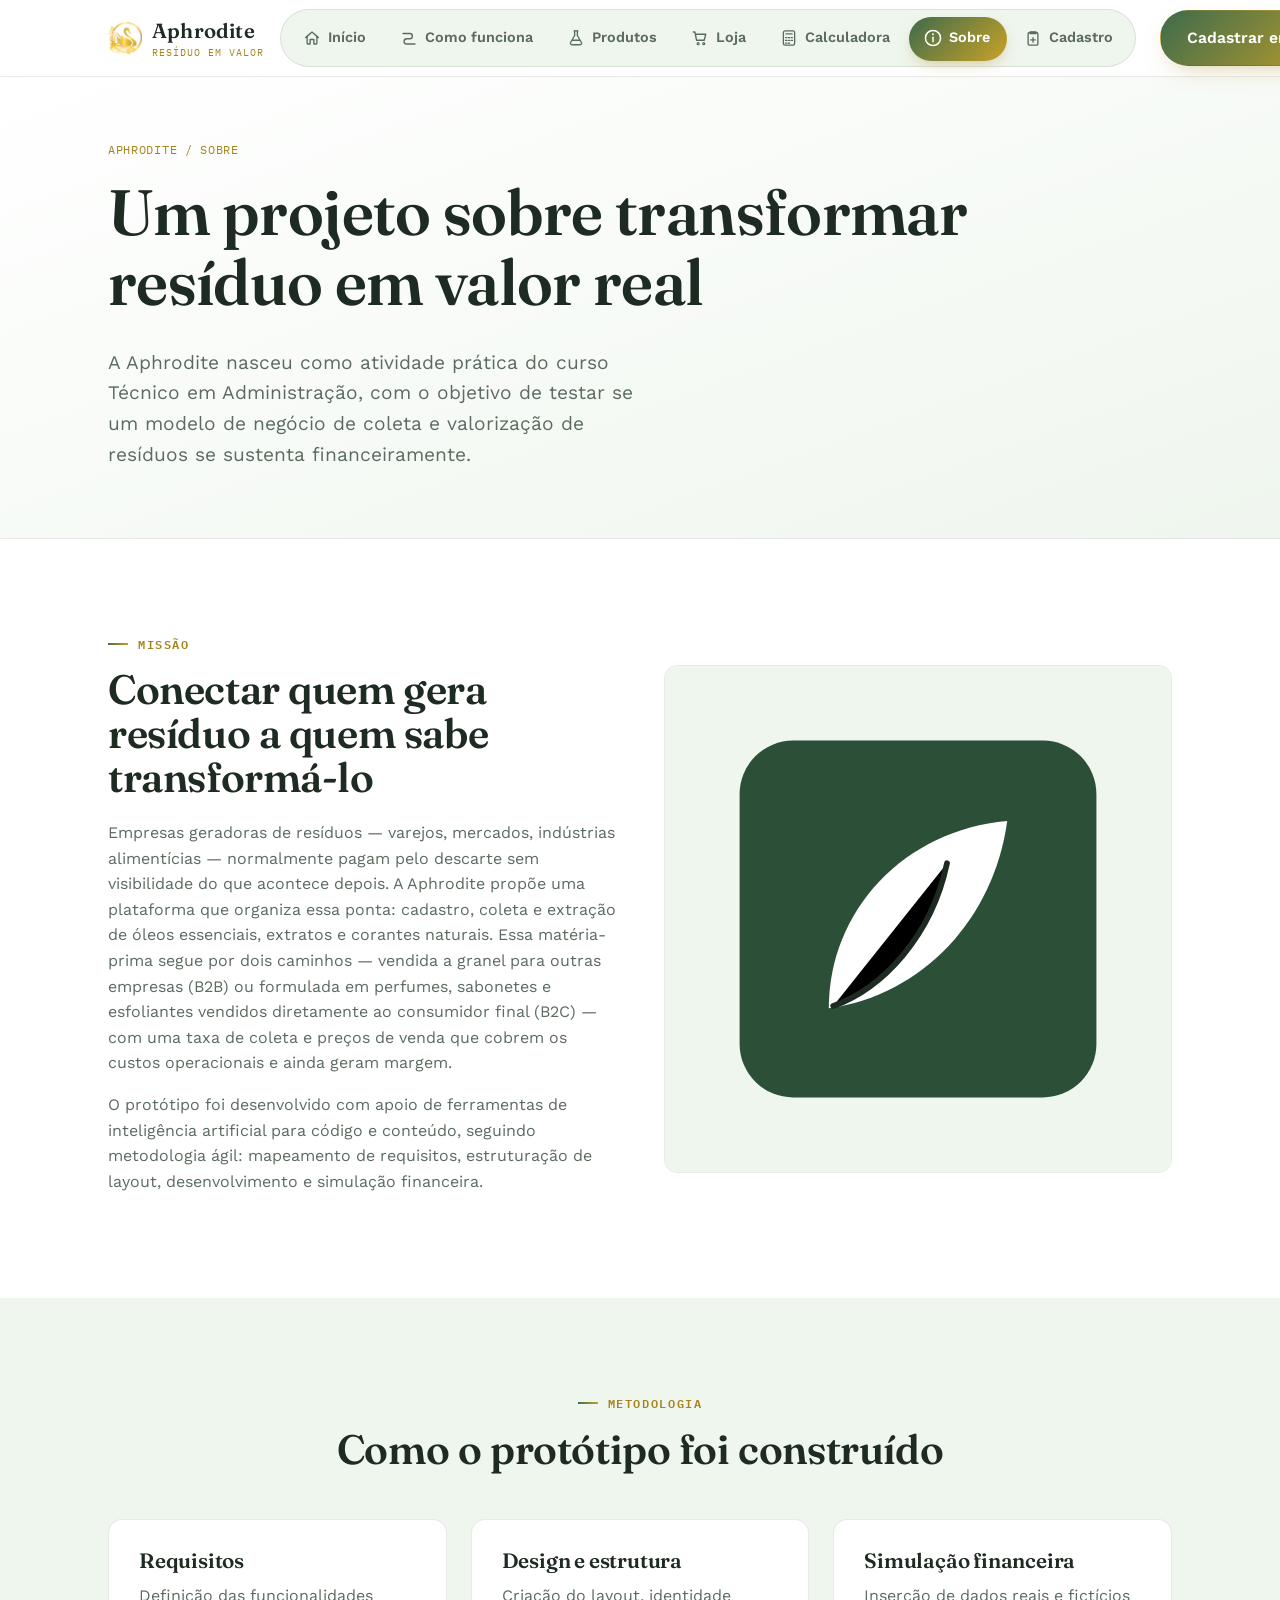
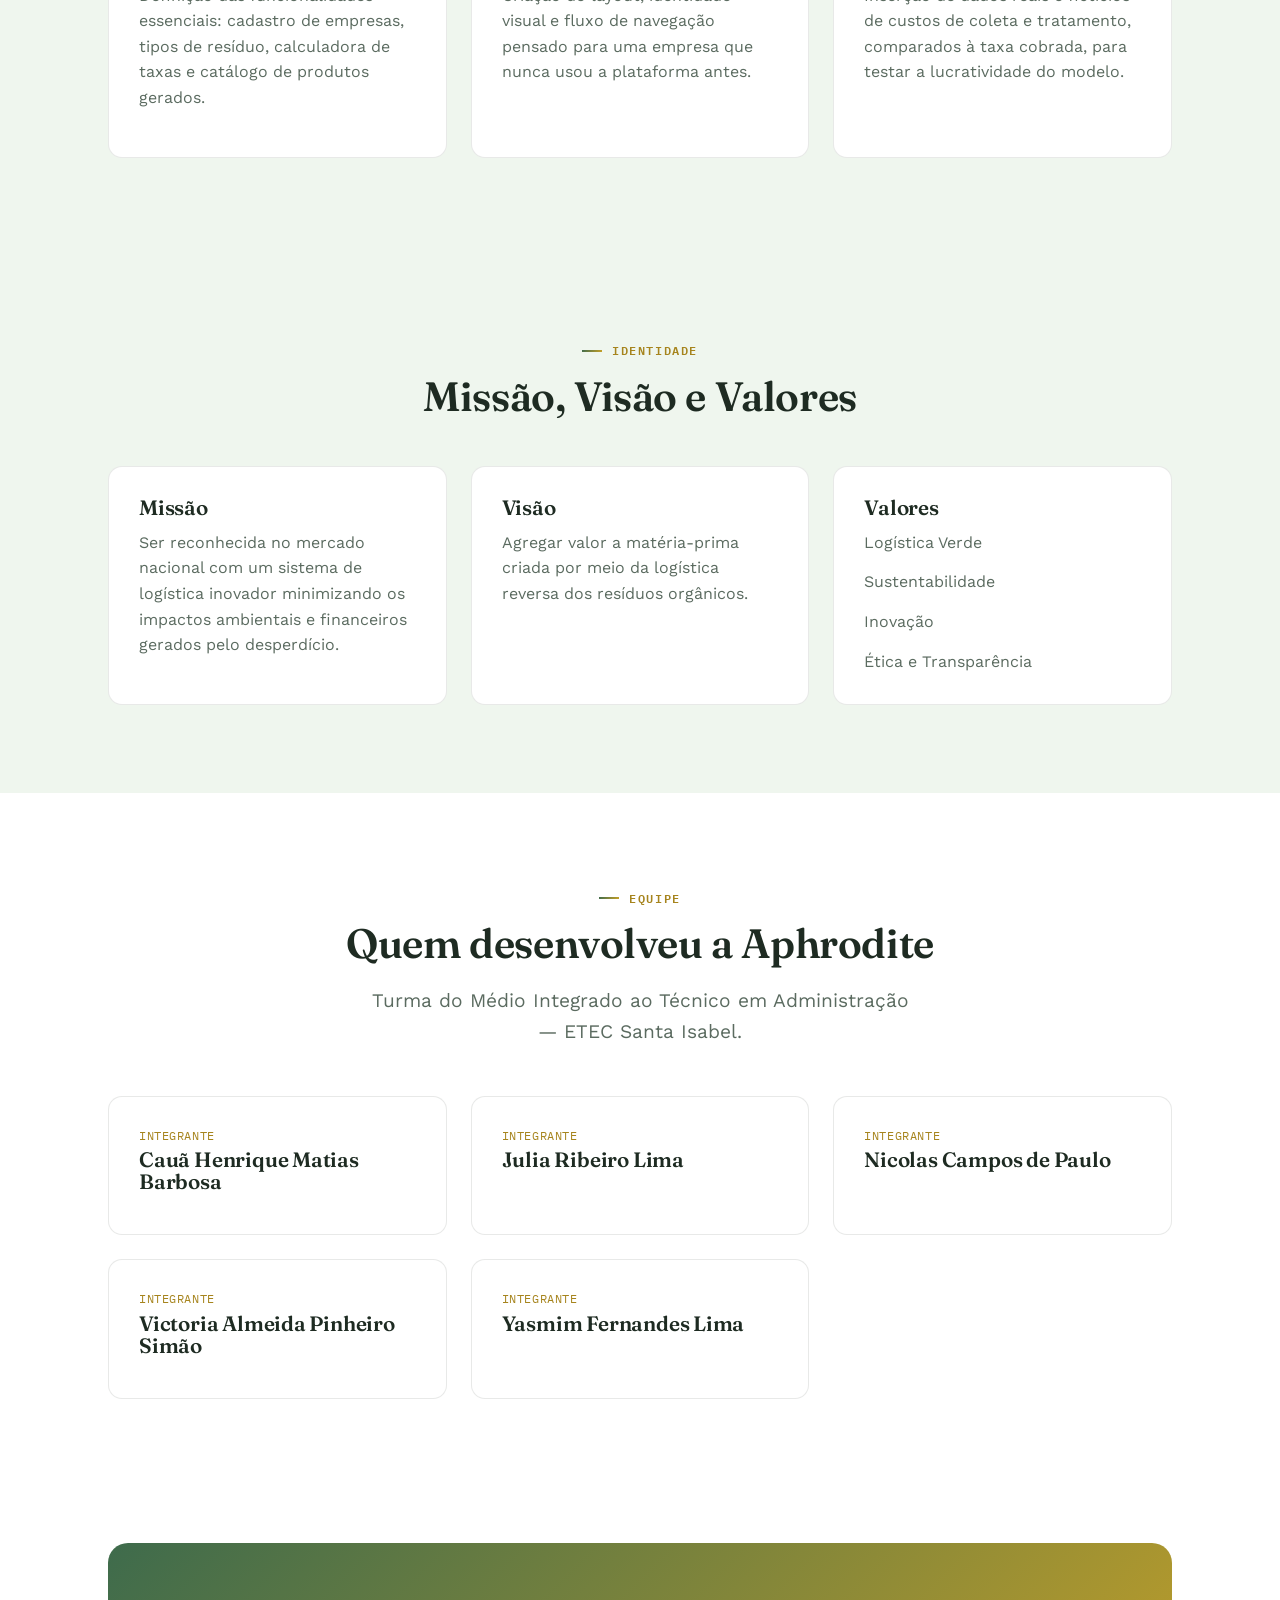
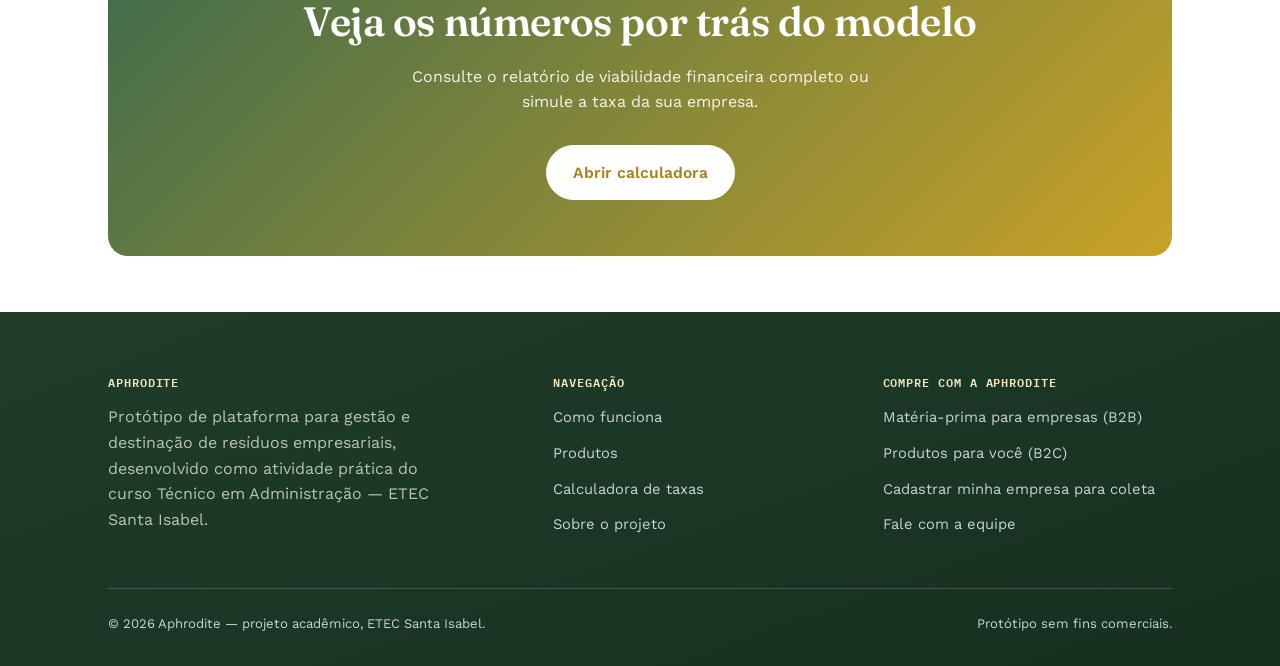
<file: sobre.html>
<!DOCTYPE html>
<html lang="pt-BR">
<head>
<meta charset="UTF-8">
<meta name="viewport" content="width=device-width, initial-scale=1.0">
<title>Sobre — Aphrodite</title>
<meta name="description" content="Conheça a missão da Aphrodite e a equipe por trás do projeto acadêmico.">
<link rel="icon" type="image/png" href="img/favicon.png">
<link rel="stylesheet" href="css/style.css">
</head>
<body>
<a class="skip-link" href="#conteudo">Pular para o conteúdo</a>

<header class="site-header">
  <div class="container">
    <a class="brand" href="index.html">
      <img class="brand-mark" src="img/logo_icon.png" alt="Aphrodite" width="34" height="34">
      <span>
        <span class="brand-word">Aphrodite</span>
        <span class="brand-tag">Resíduo em valor</span>
      </span>
    </a>
    <nav class="dock-nav" aria-label="Navegação principal">
      <span class="dock-indicator" aria-hidden="true"></span>
      <a href="index.html" class="dock-item" title="Início">
        <span class="dock-icon"><svg viewBox="0 0 24 24" fill="none" stroke-linecap="round" stroke-linejoin="round"><path d="M3.5 11.5 12 4l8.5 7.5" stroke-width="1.8"/><path d="M5.5 10v9a1 1 0 0 0 1 1H9.5v-6h5v6h3a1 1 0 0 0 1-1v-9" stroke-width="1.8"/></svg></span>
        <span class="dock-text">Início</span>
      </a>
      <a href="como-funciona.html" class="dock-item" title="Como funciona">
        <span class="dock-icon"><svg viewBox="0 0 24 24" fill="none" stroke-linecap="round" stroke-linejoin="round"><path d="M4 6h9a3.5 3.5 0 0 1 0 7H9a3.5 3.5 0 0 0 0 7h11" stroke-width="1.8"/></svg></span>
        <span class="dock-text">Como funciona</span>
      </a>
      <a href="catalogo.html" class="dock-item" title="Produtos">
        <span class="dock-icon"><svg viewBox="0 0 24 24" fill="none" stroke-linecap="round" stroke-linejoin="round"><path d="M9.5 2.5h5" stroke-width="1.8"/><path d="M10.2 2.5v6.2L4.8 18a2 2 0 0 0 1.7 3h11a2 2 0 0 0 1.7-3l-5.4-9.3V2.5" stroke-width="1.8"/><path d="M7.5 15h9" stroke-width="1.8"/></svg></span>
        <span class="dock-text">Produtos</span>
      </a>
      <a href="loja.html" class="dock-item" title="Loja">
        <span class="dock-icon"><svg viewBox="0 0 24 24" fill="none" stroke-linecap="round" stroke-linejoin="round"><path d="M3 4h2.2l2.2 11h10.2l2-8H6.4" stroke-width="1.8"/><circle cx="9.5" cy="19.5" r="1.3" stroke-width="1.6"/><circle cx="17" cy="19.5" r="1.3" stroke-width="1.6"/></svg></span>
        <span class="dock-text">Loja</span>
      </a>
      <a href="calculadora.html" class="dock-item" title="Calculadora">
        <span class="dock-icon"><svg viewBox="0 0 24 24" fill="none" stroke-linecap="round" stroke-linejoin="round"><rect x="4.5" y="2.5" width="15" height="19" rx="2.2" stroke-width="1.8"/><path d="M8 6.5h8" stroke-width="1.8"/><path d="M7.5 11.5h1.6M11.2 11.5h1.6M14.9 11.5h1.6M7.5 15.2h1.6M11.2 15.2h1.6M14.9 15.2h1.6M7.5 18.9h1.6M11.2 18.9h1.6" stroke-width="1.8"/></svg></span>
        <span class="dock-text">Calculadora</span>
      </a>
      <a href="sobre.html" class="dock-item active" title="Sobre">
        <span class="dock-icon"><svg viewBox="0 0 24 24" fill="none" stroke-linecap="round" stroke-linejoin="round"><circle cx="12" cy="12" r="9" stroke-width="1.8"/><path d="M12 11v5.5" stroke-width="1.8"/><circle cx="12" cy="7.6" r="1.15" fill="currentColor" stroke="none"/></svg></span>
        <span class="dock-text">Sobre</span>
      </a>
      <a href="cadastro.html" class="dock-item" title="Cadastro">
        <span class="dock-icon"><svg viewBox="0 0 24 24" fill="none" stroke-linecap="round" stroke-linejoin="round"><path d="M9 4h6a1 1 0 0 1 1 1v1H8V5a1 1 0 0 1 1-1z" stroke-width="1.8"/><rect x="5.5" y="4.5" width="13" height="17" rx="2" stroke-width="1.8"/><path d="M12 11.5v6M9 14.5h6" stroke-width="1.8"/></svg></span>
        <span class="dock-text">Cadastro</span>
      </a>
    </nav>
    <a href="cadastro.html" class="btn btn-primary nav-cta">Cadastrar empresa</a>
  </div>
</header>

<main id="conteudo">

  <section class="page-hero">
    <div class="container">
      <div class="breadcrumb">Aphrodite / Sobre</div>
      <h1>Um projeto sobre transformar resíduo em valor real</h1>
      <p class="lede">A Aphrodite nasceu como atividade prática do curso Técnico em Administração, com o
        objetivo de testar se um modelo de negócio de coleta e valorização de resíduos se sustenta
        financeiramente.</p>
    </div>
  </section>

  <section>
    <div class="container two-col">
      <div>
        <span class="eyebrow">Missão</span>
        <h2>Conectar quem gera resíduo a quem sabe transformá-lo</h2>
        <p>Empresas geradoras de resíduos — varejos, mercados, indústrias alimentícias — normalmente pagam
          pelo descarte sem visibilidade do que acontece depois. A Aphrodite propõe uma plataforma que
          organiza essa ponta: cadastro, coleta e extração de óleos essenciais, extratos e corantes
          naturais. Essa matéria-prima segue por dois caminhos — vendida a granel para outras empresas
          (B2B) ou formulada em perfumes, sabonetes e esfoliantes vendidos diretamente ao consumidor final
          (B2C) — com uma taxa de coleta e preços de venda que cobrem os custos operacionais e ainda geram
          margem.</p>
        <p>O protótipo foi desenvolvido com apoio de ferramentas de inteligência artificial para código e
          conteúdo, seguindo metodologia ágil: mapeamento de requisitos, estruturação de layout,
          desenvolvimento e simulação financeira.</p>
      </div>
      <div class="card" style="padding:0; overflow:hidden;">
        <div class="product-visual" style="aspect-ratio:1/1; background:var(--bg-alt);">
          <svg viewBox="0 0 200 200" width="65%" xmlns="http://www.w3.org/2000/svg">
            <rect x="20" y="20" width="160" height="160" rx="24" fill="#2C4F38"/>
            <path d="M60 140c0-44 34-80 80-84-6 44-38 78-80 84z" fill="#FFFFFF"/>
            <path d="M62 139c22-8 44-31 51-64" stroke="#1E2B22" stroke-width="2.6" stroke-linecap="round"/>
          </svg>
        </div>
      </div>
    </div>
  </section>

  <section class="band-alt">
    <div class="container">
      <div class="section-head center">
        <span class="eyebrow">Metodologia</span>
        <h2>Como o protótipo foi construído</h2>
      </div>
      <div class="grid grid-3">
        <div class="card">
          <h3>Requisitos</h3>
          <p>Definição das funcionalidades essenciais: cadastro de empresas, tipos de resíduo, calculadora
            de taxas e catálogo de produtos gerados.</p>
        </div>
        <div class="card">
          <h3>Design e estrutura</h3>
          <p>Criação do layout, identidade visual e fluxo de navegação pensado para uma empresa que nunca
            usou a plataforma antes.</p>
        </div>
        <div class="card">
          <h3>Simulação financeira</h3>
          <p>Inserção de dados reais e fictícios de custos de coleta e tratamento, comparados à taxa
            cobrada, para testar a lucratividade do modelo.</p>
        </div>
      </div>
    </div>
  </section>

  <section id="mvv" class="band-alt">
    <div class="container">
      <div class="section-head center">
        <span class="eyebrow">Identidade</span>
        <h2>Missão, Visão e Valores</h2>
      </div>
      <div class="grid grid-3">
        <div class="card"><h3>Missão</h3><p>Ser reconhecida no mercado nacional com um sistema de logística inovador minimizando os impactos ambientais e financeiros gerados pelo desperdício.</p></div>
        <div class="card"><h3>Visão</h3><p>Agregar valor a matéria-prima criada por meio da logística reversa dos resíduos orgânicos.</p></div>
        <div class="card"><h3>Valores</h3><ul class="list-check"><li>Logística Verde</li><li>Sustentabilidade</li><li>Inovação</li><li>Ética e Transparência</li></ul></div>
      </div>
    </div>
  </section>

  <section id="equipe">
    <div class="container">
      <div class="section-head center">
        <span class="eyebrow">Equipe</span>
        <h2>Quem desenvolveu a Aphrodite</h2>
        <p class="lede" style="margin:0 auto;">Turma do Médio Integrado ao Técnico em Administração —
          ETEC Santa Isabel.</p>
      </div>
      <div class="grid grid-3">
        <div class="card team-card">
          <span class="role">Integrante</span>
          <h3>Cauã Henrique Matias Barbosa</h3>
        </div>
        <div class="card team-card">
          <span class="role">Integrante</span>
          <h3>Julia Ribeiro Lima</h3>
        </div>
        <div class="card team-card">
          <span class="role">Integrante</span>
          <h3>Nicolas Campos de Paulo</h3>
        </div>
        <div class="card team-card">
          <span class="role">Integrante</span>
          <h3>Victoria Almeida Pinheiro Simão</h3>
        </div>
        <div class="card team-card">
          <span class="role">Integrante</span>
          <h3>Yasmim Fernandes Lima</h3>
        </div>
      </div>
    </div>
  </section>

  <section class="tight">
    <div class="container">
      <div class="cta-band">
        <h2>Veja os números por trás do modelo</h2>
        <p>Consulte o relatório de viabilidade financeira completo ou simule a taxa da sua empresa.</p>
        <div class="hero-actions" style="justify-content:center;">
          <a href="calculadora.html" class="btn btn-outline">Abrir calculadora</a>
        </div>
      </div>
    </div>
  </section>

</main>

<footer class="site-footer">
  <div class="container">
    <div class="footer-grid">
      <div>
        <h4>Aphrodite</h4>
        <p style="max-width:34ch; color:rgba(248,247,239,0.72);">Protótipo de plataforma para gestão e
          destinação de resíduos empresariais, desenvolvido como atividade prática do curso Técnico em
          Administração — ETEC Santa Isabel.</p>
      </div>
      <div>
        <h4>Navegação</h4>
        <ul>
          <li><a href="como-funciona.html">Como funciona</a></li>
          <li><a href="catalogo.html">Produtos</a></li>
          <li><a href="calculadora.html">Calculadora de taxas</a></li>
          <li><a href="sobre.html">Sobre o projeto</a></li>
        </ul>
      </div>
      <div>
        <h4>Compre com a Aphrodite</h4>
        <ul>
          <li><a href="catalogo.html#b2b">Matéria-prima para empresas (B2B)</a></li>
          <li><a href="catalogo.html#b2c">Produtos para você (B2C)</a></li>
          <li><a href="cadastro.html">Cadastrar minha empresa para coleta</a></li>
          <li><a href="sobre.html#equipe">Fale com a equipe</a></li>
        </ul>
      </div>
    </div>
    <div class="footer-bottom">
      <span>© 2026 Aphrodite — projeto acadêmico, ETEC Santa Isabel.</span>
      <span>Protótipo sem fins comerciais.</span>
    </div>
  </div>
</footer>

<script src="js/main.js"></script>
</body>
</html>
</file>
<file: css/style.css>
/* =========================================================
   APHRODITE — folha de estilos principal
   Identidade: branco, verde e dourado — fluido, leve, elegante.
   ========================================================= */

@import url('https://fonts.googleapis.com/css2?family=Fraunces:opsz,wght@9..144,400;9..144,500;9..144,600;9..144,700&family=Work+Sans:wght@400;500;600;700&family=IBM+Plex+Mono:wght@400;500;600&display=swap');

:root {
  --bg: #FFFFFF;
  --bg-alt: #EFF6EE;
  --bg-gold-soft: #FFF9EC;
  --paper: #FFFFFF;
  --ink: #1E2B22;
  --ink-soft: #5B6B60;

  --loam: #1F3D2B;
  --loam-2: #2C4F38;
  --moss: #5C8A67;
  --marigold: #C9A227;
  --marigold-dark: #A6841D;
  --marigold-light: #F3E6BE;

  --gold: #C9A227;
  --gold-dark: #A6841D;
  --gold-light: #F3E6BE;

  --success-bg: #E3F0DE;
  --success-text: #2F4A38;
  --error-bg: #F5DCD3;
  --error-text: #A6421F;

  --gradient-brand: linear-gradient(135deg, #3E6B4C 0%, #C9A227 100%);
  --gradient-deep: linear-gradient(160deg, #1F3D2B 0%, #16301F 100%);

  --line: rgba(30, 43, 34, 0.10);
  --line-strong: rgba(30, 43, 34, 0.22);

  --font-display: 'Fraunces', Georgia, 'Times New Roman', serif;
  --font-body: 'Work Sans', 'Segoe UI', Arial, sans-serif;
  --font-mono: 'IBM Plex Mono', 'Courier New', monospace;

  --radius: 14px;
  --radius-sm: 8px;
  --container: 1120px;
  --shadow: 0 12px 32px -16px rgba(31, 61, 43, 0.24);
}

* { box-sizing: border-box; }
html { scroll-behavior: smooth; }

body {
  margin: 0;
  background: var(--bg);
  color: var(--ink);
  font-family: var(--font-body);
  font-size: 16px;
  line-height: 1.6;
  -webkit-font-smoothing: antialiased;
  overflow-x: hidden;
}

.hero .container, .two-col, .calc-layout, .grid { min-width: 0; }
.hero .container > *, .two-col > *, .calc-layout > *, .grid > * { min-width: 0; }

img, svg { display: block; max-width: 100%; }
a { color: inherit; }

h1, h2, h3, h4 {
  font-family: var(--font-display);
  font-weight: 600;
  line-height: 1.08;
  margin: 0 0 0.5em;
  letter-spacing: -0.01em;
}
h1 { font-size: clamp(2.4rem, 5vw, 4.1rem); font-weight: 600; }
h2 { font-size: clamp(1.8rem, 3.2vw, 2.6rem); }
h3 { font-size: 1.3rem; }

p { margin: 0 0 1em; color: var(--ink-soft); }
.lede { font-size: 1.2rem; color: var(--ink-soft); max-width: 46ch; }

.container { width: 100%; max-width: var(--container); margin: 0 auto; padding: 0 28px; }
section { padding: 88px 0; }
section.tight { padding: 56px 0; }

.eyebrow {
  font-family: var(--font-mono);
  text-transform: uppercase;
  letter-spacing: 0.14em;
  font-size: 0.72rem;
  color: var(--marigold-dark);
  font-weight: 600;
  display: inline-flex;
  align-items: center;
  gap: 10px;
  margin-bottom: 14px;
}
.eyebrow::before { content: ""; width: 20px; height: 2px; background: var(--gradient-brand); display: inline-block; }

/* ---------- Botões ---------- */
.btn {
  display: inline-flex; align-items: center; justify-content: center; gap: 8px;
  font-family: var(--font-body); font-weight: 600; font-size: 0.98rem;
  padding: 14px 26px; border-radius: 999px; border: 1.5px solid transparent;
  cursor: pointer; text-decoration: none;
  transition: transform 0.15s ease, box-shadow 0.15s ease, background 0.15s ease, color 0.15s ease, filter 0.15s ease;
}
.btn:focus-visible { outline: 3px solid var(--marigold-dark); outline-offset: 2px; }
.btn-primary { background: var(--gradient-brand); color: #fff; box-shadow: 0 10px 24px -12px rgba(166, 132, 29, 0.5); }
.btn-primary:hover { filter: brightness(1.06); transform: translateY(-1px); }
.btn-ghost { background: transparent; color: var(--ink); border-color: var(--line-strong); }
.btn-ghost:hover { border-color: var(--marigold-dark); color: var(--marigold-dark); }
.btn-outline { background: transparent; color: var(--ink); border-color: var(--line-strong); }
.btn-outline:hover { border-color: var(--ink); }
.btn-block { width: 100%; }
.btn[disabled] { opacity: 0.55; cursor: not-allowed; transform: none !important; }

/* ---------- Header ---------- */
.site-header {
  position: sticky; top: 0; z-index: 40;
  /* Fundo sólido (sem backdrop-filter): blur/filter em um ancestral cria um
     novo bloco de containment para descendentes "position:fixed", o que
     quebraria o dock nav fixo no rodapé em telas pequenas. */
  background: rgba(255, 255, 255, 0.97);
  color: var(--ink); border-bottom: 1px solid var(--line);
}
.site-header .container { display: flex; align-items: center; height: 76px; gap: 16px; }
.brand { display: flex; align-items: center; gap: 10px; text-decoration: none; color: var(--ink); flex-shrink: 0; }
.brand-mark { width: 34px; height: 34px; flex-shrink: 0; object-fit: contain; }
.brand-word { font-family: var(--font-display); font-size: 1.28rem; font-weight: 600; letter-spacing: 0.01em; }
.brand-tag { font-family: var(--font-mono); font-size: 0.62rem; letter-spacing: 0.1em; text-transform: uppercase; color: var(--marigold-dark); display: block; margin-top: -2px; }

/* ---------- Dock nav (barra de navegação animada) ---------- */
.dock-nav {
  position: relative; display: inline-flex; align-items: center; gap: 2px;
  padding: 6px; background: var(--bg-alt); border: 1px solid var(--line);
  border-radius: 999px; margin: 0 auto;
}
.dock-indicator {
  position: absolute; top: 0; left: 0; border-radius: 999px;
  background: var(--gradient-brand);
  box-shadow: 0 6px 16px -6px rgba(166, 132, 29, 0.5);
  opacity: 0;
  transition: transform 0.4s cubic-bezier(.65,0,.35,1), width 0.4s cubic-bezier(.65,0,.35,1),
              height 0.4s cubic-bezier(.65,0,.35,1), opacity 0.25s ease;
  z-index: 0; pointer-events: none;
}
.dock-indicator.ready { opacity: 1; }
.dock-item {
  position: relative; z-index: 1; display: flex; align-items: center; gap: 7px;
  padding: 10px 16px; border-radius: 999px; text-decoration: none;
  color: var(--ink-soft); font-weight: 600; font-size: 0.9rem; white-space: nowrap;
  transition: color 0.25s ease;
}
.dock-item .dock-icon { width: 18px; height: 18px; flex-shrink: 0; display: flex; }
.dock-item .dock-icon svg { width: 100%; height: 100%; stroke: currentColor; transition: transform 0.25s ease; }
.dock-item.active { color: var(--marigold-dark); }
.dock-item.is-lit { color: #fff; }
.dock-item.is-lit .dock-icon svg, .dock-item:hover .dock-icon svg { transform: scale(1.12); }
.dock-item:focus-visible { outline: 2px solid var(--marigold-dark); outline-offset: 2px; }

.nav-cta { margin-left: 8px; flex-shrink: 0; }

/* Faixa intermediária: a barra dock com texto + CTA não cabem confortavelmente
   lado a lado — o CTA some (já existe "Cadastro" como item da própria dock). */
@media (max-width: 1260px) and (min-width: 981px) {
  .dock-item { padding: 10px 12px; font-size: 0.86rem; }
  .dock-item .dock-icon { width: 17px; height: 17px; }
  .site-header .nav-cta { display: none; }
}

@media (max-width: 980px) {
  .dock-nav {
    position: fixed; left: 50%; bottom: 18px; transform: translateX(-50%); z-index: 50;
    background: rgba(255,255,255,0.9);
    backdrop-filter: blur(16px); -webkit-backdrop-filter: blur(16px);
    box-shadow: 0 14px 34px -14px rgba(30,43,34,0.32);
    padding: 7px;
  }
  .dock-item { padding: 11px; }
  .dock-item .dock-text { display: none; }
  .site-header .nav-cta { display: none; }
  body { padding-bottom: 78px; }
}

/* ---------- Hero ---------- */
.hero {
  background: linear-gradient(160deg, #FFFFFF 0%, #EFF6EE 55%, #FFF9EC 100%);
  color: var(--ink); position: relative; overflow: hidden; padding: 72px 0 0;
}
.hero .container { display: grid; grid-template-columns: 1.1fr 0.9fr; gap: 48px; align-items: center; padding-bottom: 64px; }
.hero h1 { color: var(--ink); }
.hero h1 em { font-style: normal; background: var(--gradient-brand); -webkit-background-clip: text; background-clip: text; color: transparent; }
.hero .lede { color: var(--ink-soft); }
.hero-actions { display: flex; gap: 14px; flex-wrap: wrap; margin-top: 30px; }
.hero-stats { display: flex; gap: 28px; margin-top: 48px; padding-top: 28px; border-top: 1px solid var(--line); flex-wrap: wrap; }
.hero-stats div strong { font-family: var(--font-display); font-size: 1.9rem; display: block; color: var(--ink); }
.hero-stats div span { font-family: var(--font-mono); font-size: 0.72rem; text-transform: uppercase; letter-spacing: 0.06em; color: var(--ink-soft); }
@media (max-width: 880px) { .hero .container { grid-template-columns: 1fr; } }

/* ---------- Ciclo Aphrodite (elemento-assinatura) ---------- */
.cycle-wrap {
  display: flex; align-items: center; justify-content: center;
  background: var(--gradient-brand); border-radius: 28px; padding: 28px; box-shadow: var(--shadow);
}
.cycle { position: relative; width: min(420px, 100%); aspect-ratio: 1 / 1; }
.cycle svg { width: 100%; height: 100%; }
.cycle-orbit-dot { transform-origin: 210px 210px; animation: orbit 14s linear infinite; }
@keyframes orbit { from { transform: rotate(0deg); } to { transform: rotate(360deg); } }
.cycle-node-label {
  font-family: var(--font-mono);
  font-size: 10.5px;
  fill: #1E2B22;
  letter-spacing: 0.04em;
}
.cycle-node-num {
  font-family: var(--font-mono);
  font-size: 9px;
  fill: #A6841D;
}
@media (prefers-reduced-motion: reduce) { .cycle-orbit-dot { animation: none; } }

/* ---------- Seções gerais ---------- */
.section-head { max-width: 640px; margin: 0 auto 48px; text-align: left; }
.section-head.center { text-align: center; margin-left: auto; margin-right: auto; }
.grid { display: grid; gap: 24px; }
.grid-3 { grid-template-columns: repeat(3, 1fr); }
.grid-2 { grid-template-columns: repeat(2, 1fr); }
@media (max-width: 880px) { .grid-3, .grid-2 { grid-template-columns: 1fr; } }

.card {
  background: var(--paper); border: 1px solid var(--line); border-radius: var(--radius); padding: 30px;
  transition: transform 0.2s ease, box-shadow 0.2s ease, border-color 0.2s ease;
}
.card:hover { transform: translateY(-3px); box-shadow: var(--shadow); border-color: rgba(166,132,29,0.28); }
.card-step { position: relative; padding-top: 44px; }
.card-step .num { font-family: var(--font-mono); font-size: 0.78rem; color: var(--marigold-dark); position: absolute; top: 26px; left: 30px; letter-spacing: 0.05em; }
.card-step h3 { margin-top: 18px; }

.icon-tile { width: 52px; height: 52px; border-radius: 12px; background: var(--bg-alt); display: flex; align-items: center; justify-content: center; margin-bottom: 18px; }
.icon-tile svg { width: 26px; height: 26px; }

/* ---------- Alternating band ---------- */
.band-alt { background: var(--bg-alt); }
.band-paper { background: var(--paper); border-top: 1px solid var(--line); border-bottom: 1px solid var(--line); }
.band-loam { background: var(--gradient-deep); color: #fff; }
.band-loam h2, .band-loam h3 { color: #fff; }
.band-loam p { color: rgba(255,255,255,0.82); }

/* ---------- Tabela de resíduos ---------- */
.waste-table { width: 100%; border-collapse: collapse; background: var(--paper); border-radius: var(--radius); overflow: hidden; border: 1px solid var(--line); }
.waste-table th, .waste-table td { text-align: left; padding: 14px 18px; border-bottom: 1px solid var(--line); font-size: 0.94rem; }
.waste-table th { font-family: var(--font-mono); text-transform: uppercase; font-size: 0.72rem; letter-spacing: 0.06em; color: var(--ink-soft); background: var(--bg-alt); }
.waste-table tr:last-child td { border-bottom: none; }
.tag { display: inline-block; font-family: var(--font-mono); font-size: 0.68rem; text-transform: uppercase; letter-spacing: 0.04em; padding: 4px 9px; border-radius: 999px; }
.tag-ok { background: var(--success-bg); color: var(--success-text); }
.tag-no { background: var(--error-bg); color: var(--error-text); }

/* ---------- Produtos (catálogo) ---------- */
.product-card { background: var(--paper); border: 1px solid var(--line); border-radius: var(--radius); overflow: hidden; display: flex; flex-direction: column; transition: transform 0.2s ease, box-shadow 0.2s ease; }
.product-card:hover { transform: translateY(-3px); box-shadow: var(--shadow); }
.product-visual { aspect-ratio: 4 / 3; background: var(--bg-alt); display: flex; align-items: center; justify-content: center; padding: 30px; }
.product-visual svg { width: 100%; height: 100%; }
.product-body { padding: 24px 26px 28px; flex: 1; display: flex; flex-direction: column; }
.product-price { margin-top: auto; font-family: var(--font-mono); font-size: 0.85rem; color: var(--marigold-dark); padding-top: 14px; border-top: 1px dashed var(--line-strong); }
.product-price strong { font-size: 1.15rem; color: var(--ink); }

/* ---------- Formulários ---------- */
.form-card { background: var(--paper); border: 1px solid var(--line); border-radius: var(--radius); padding: 40px; box-shadow: var(--shadow); }
.form-grid { display: grid; grid-template-columns: 1fr 1fr; gap: 20px; }
@media (max-width: 700px) { .form-grid { grid-template-columns: 1fr; } }
.field { margin-bottom: 20px; display: flex; flex-direction: column; gap: 7px; }
.field.full { grid-column: 1 / -1; }
.field label { font-family: var(--font-mono); font-size: 0.74rem; text-transform: uppercase; letter-spacing: 0.05em; color: var(--ink-soft); }
.field .hint { font-size: 0.8rem; color: var(--ink-soft); margin-top: -2px; }
input, select, textarea {
  font-family: var(--font-body); font-size: 1rem; padding: 12px 14px; border-radius: var(--radius-sm);
  border: 1.5px solid var(--line-strong); background: #fff; color: var(--ink); width: 100%;
}
input:focus, select:focus, textarea:focus { outline: none; border-color: var(--marigold); box-shadow: 0 0 0 3px rgba(201, 162, 39, 0.2); }
textarea { resize: vertical; min-height: 90px; }
fieldset { border: none; padding: 0; margin: 0 0 28px; }
legend { font-family: var(--font-display); font-size: 1.1rem; font-weight: 600; padding: 0 0 14px; }

.form-msg { margin-top: 18px; padding: 16px 18px; border-radius: var(--radius-sm); font-size: 0.94rem; display: none; }
.form-msg.show { display: block; }
.form-msg.success { background: var(--success-bg); color: var(--success-text); border: 1px solid rgba(47,74,56,0.35); }
.form-msg.error { background: var(--error-bg); color: var(--error-text); border: 1px solid rgba(166,66,31,0.32); }

/* ---------- Calculadora ---------- */
.calc-layout { display: grid; grid-template-columns: 1fr 1fr; gap: 32px; align-items: start; }
@media (max-width: 880px) { .calc-layout { grid-template-columns: 1fr; } }

.result-card { background: var(--gradient-deep); color: #fff; border-radius: var(--radius); padding: 34px; position: sticky; top: 96px; }
.result-card h3 { color: #fff; }
.result-line { display: flex; justify-content: space-between; align-items: baseline; padding: 13px 0; border-bottom: 1px solid rgba(255,255,255,0.16); font-size: 0.95rem; }
.result-line span:first-child { color: rgba(255,255,255,0.72); }
.result-line span:last-child { font-family: var(--font-mono); }
.result-total { margin-top: 8px; padding-top: 20px; display: flex; justify-content: space-between; align-items: baseline; }
.result-total .label { font-family: var(--font-mono); font-size: 0.78rem; text-transform: uppercase; letter-spacing: 0.06em; color: var(--gold-light); }
.result-total .value { font-family: var(--font-display); font-size: 2.3rem; color: #fff; }
.result-note { font-size: 0.82rem; color: rgba(255,255,255,0.65); margin-top: 18px; }

/* ---------- Footer ---------- */
.site-footer { background: var(--gradient-deep); color: rgba(255,255,255,0.78); padding: 64px 0 32px; }
.footer-grid { display: grid; grid-template-columns: 1.4fr 1fr 1fr; gap: 40px; padding-bottom: 40px; border-bottom: 1px solid rgba(255,255,255,0.16); }
@media (max-width: 700px) { .footer-grid { grid-template-columns: 1fr; } }
.footer-grid h4 { font-family: var(--font-mono); text-transform: uppercase; font-size: 0.72rem; letter-spacing: 0.08em; color: var(--gold-light); margin-bottom: 16px; }
.footer-grid ul { list-style: none; padding: 0; margin: 0; display: flex; flex-direction: column; gap: 10px; }
.footer-grid a { text-decoration: none; color: rgba(255,255,255,0.78); font-size: 0.92rem; }
.footer-grid a:hover { color: #fff; }
.footer-bottom { display: flex; justify-content: space-between; align-items: center; padding-top: 24px; font-size: 0.82rem; flex-wrap: wrap; gap: 10px; }

/* ---------- Página interna genérica ---------- */
.page-hero { background: linear-gradient(160deg, #FFFFFF 0%, #EFF6EE 100%); color: var(--ink); padding: 64px 0 48px; border-bottom: 1px solid var(--line); }
.page-hero h1 { color: var(--ink); }
.page-hero .lede { color: var(--ink-soft); }
.breadcrumb { font-family: var(--font-mono); font-size: 0.72rem; text-transform: uppercase; letter-spacing: 0.06em; color: var(--marigold-dark); margin-bottom: 18px; }

.two-col { display: grid; grid-template-columns: 1fr 1fr; gap: 48px; align-items: center; }
@media (max-width: 880px) { .two-col { grid-template-columns: 1fr; } }

.list-check { list-style: none; padding: 0; margin: 0; display: flex; flex-direction: column; gap: 14px; }
.list-check li { display: flex; gap: 12px; align-items: flex-start; color: var(--ink-soft); }
.list-check svg { flex-shrink: 0; margin-top: 3px; }

.team-card { text-align: left; }
.team-card .role { font-family: var(--font-mono); font-size: 0.72rem; text-transform: uppercase; letter-spacing: 0.05em; color: var(--marigold-dark); margin-bottom: 4px; display: block; }

.cta-band { background: var(--gradient-brand); color: #fff; border-radius: 20px; padding: 56px; text-align: center; }
.cta-band h2 { color: #fff; }
.cta-band p { color: rgba(255,255,255,0.92); margin: 0 auto 26px; max-width: 50ch; }
.cta-band .btn-ghost { border-color: rgba(255,255,255,0.6); color: #fff; }
.cta-band .btn-ghost:hover { border-color: #fff; color: #fff; }
.cta-band .btn-outline { background: #fff; color: var(--marigold-dark); border-color: #fff; }
.cta-band .btn-outline:hover { background: var(--marigold-light); }

.skip-link { position: absolute; left: -999px; top: 0; background: var(--marigold-dark); color: #fff; padding: 12px 18px; z-index: 100; }
.skip-link:focus { left: 12px; top: 12px; }

/* ---------- Loja / carrinho ---------- */
.shop-layout { display: grid; grid-template-columns: 1fr 340px; gap: 32px; align-items: start; }
.cart { position: sticky; top: 96px; background: var(--paper); border: 1px solid var(--line); border-radius: var(--radius); padding: 24px; box-shadow: var(--shadow); }
.cart-row { display: flex; justify-content: space-between; align-items: center; gap: 10px; padding: 10px 0; border-bottom: 1px solid var(--line); font-size: 0.92rem; }
.cart-row .qty { display: inline-flex; align-items: center; gap: 6px; margin-top: 4px; }
.cart-row .qty button { width: 26px; height: 26px; border-radius: 50%; border: 1px solid var(--line-strong); background: #fff; cursor: pointer; }
.cart-row .rm { background: none; border: none; color: var(--error-text); cursor: pointer; font-size: 0.8rem; }
.cart-total { display: flex; justify-content: space-between; align-items: baseline; padding: 16px 0; font-size: 1.05rem; }
.cart-total strong { font-family: var(--font-display); font-size: 1.6rem; }
.cart-empty { color: var(--ink-soft); font-size: 0.92rem; padding: 8px 0; }
.product-body .btn { margin-top: 14px; }
@media (max-width: 900px) { .shop-layout { grid-template-columns: 1fr; } .cart { position: static; } }
</file>
